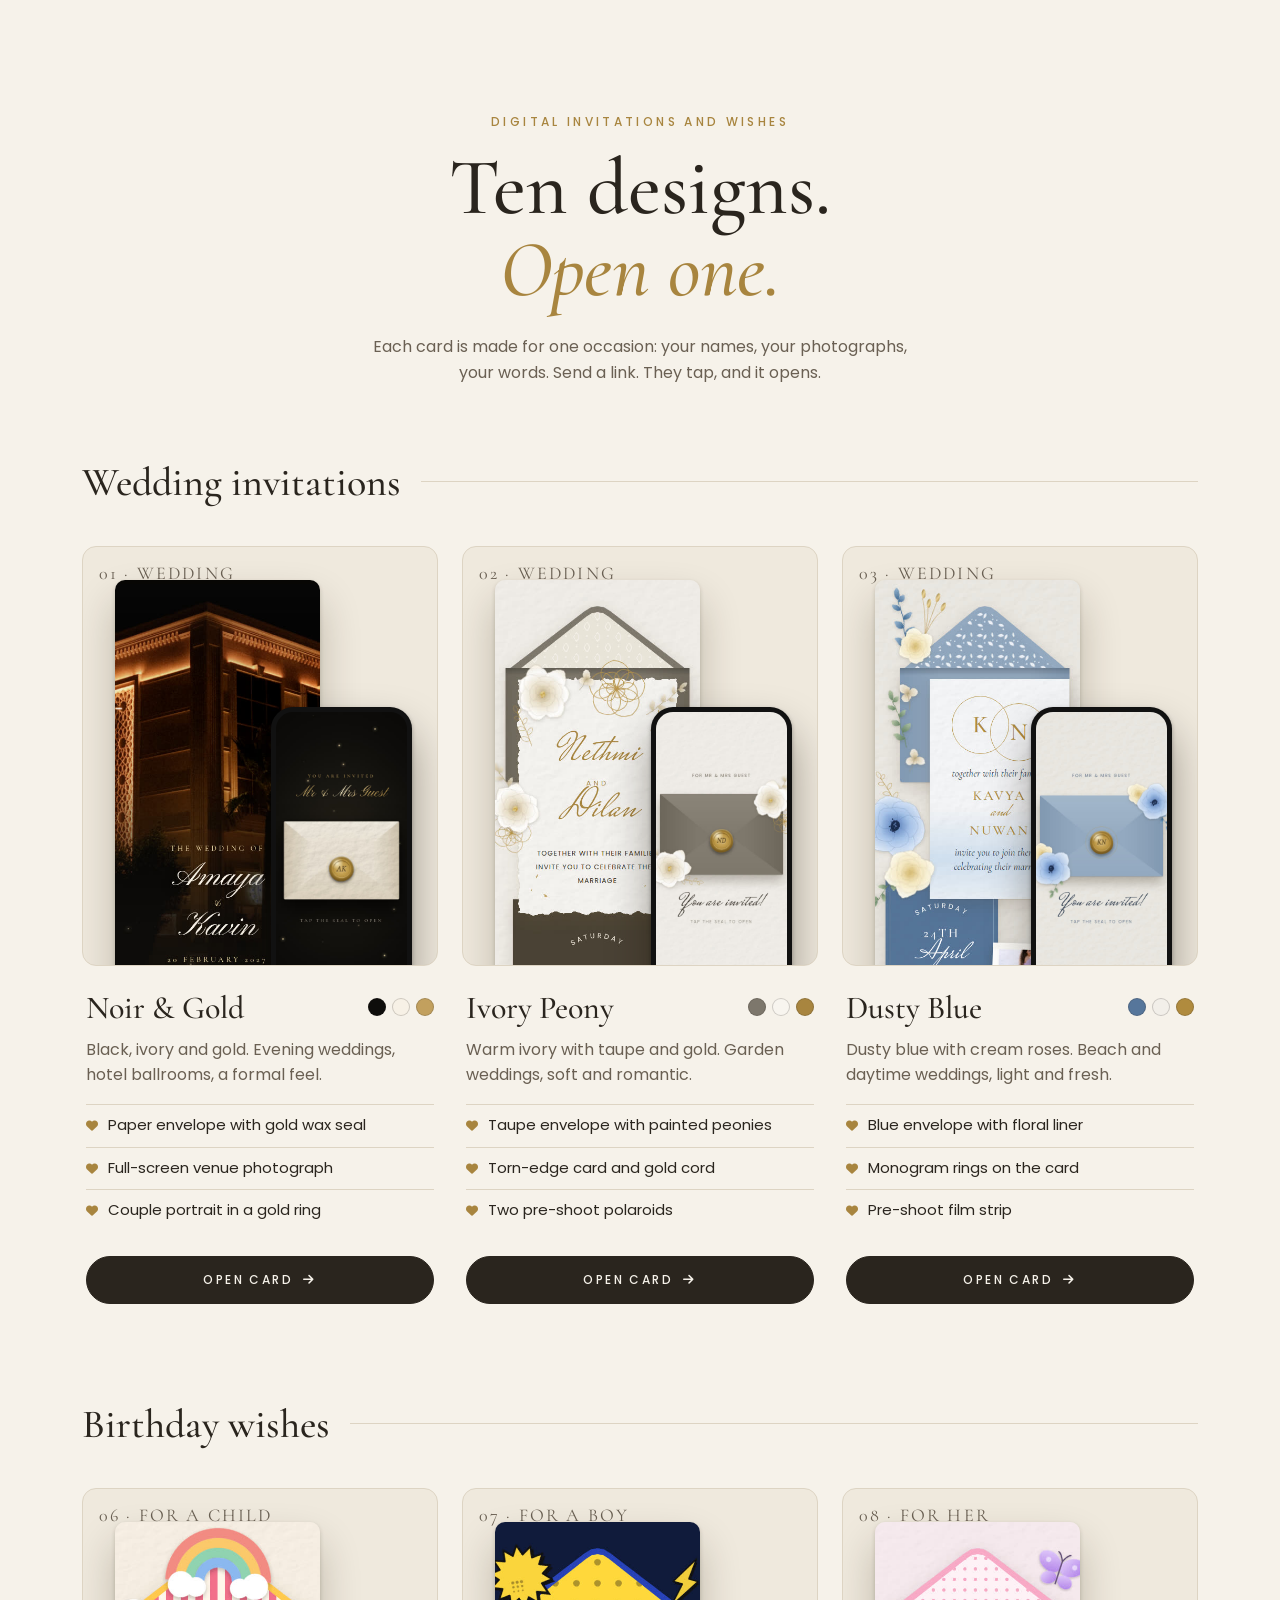
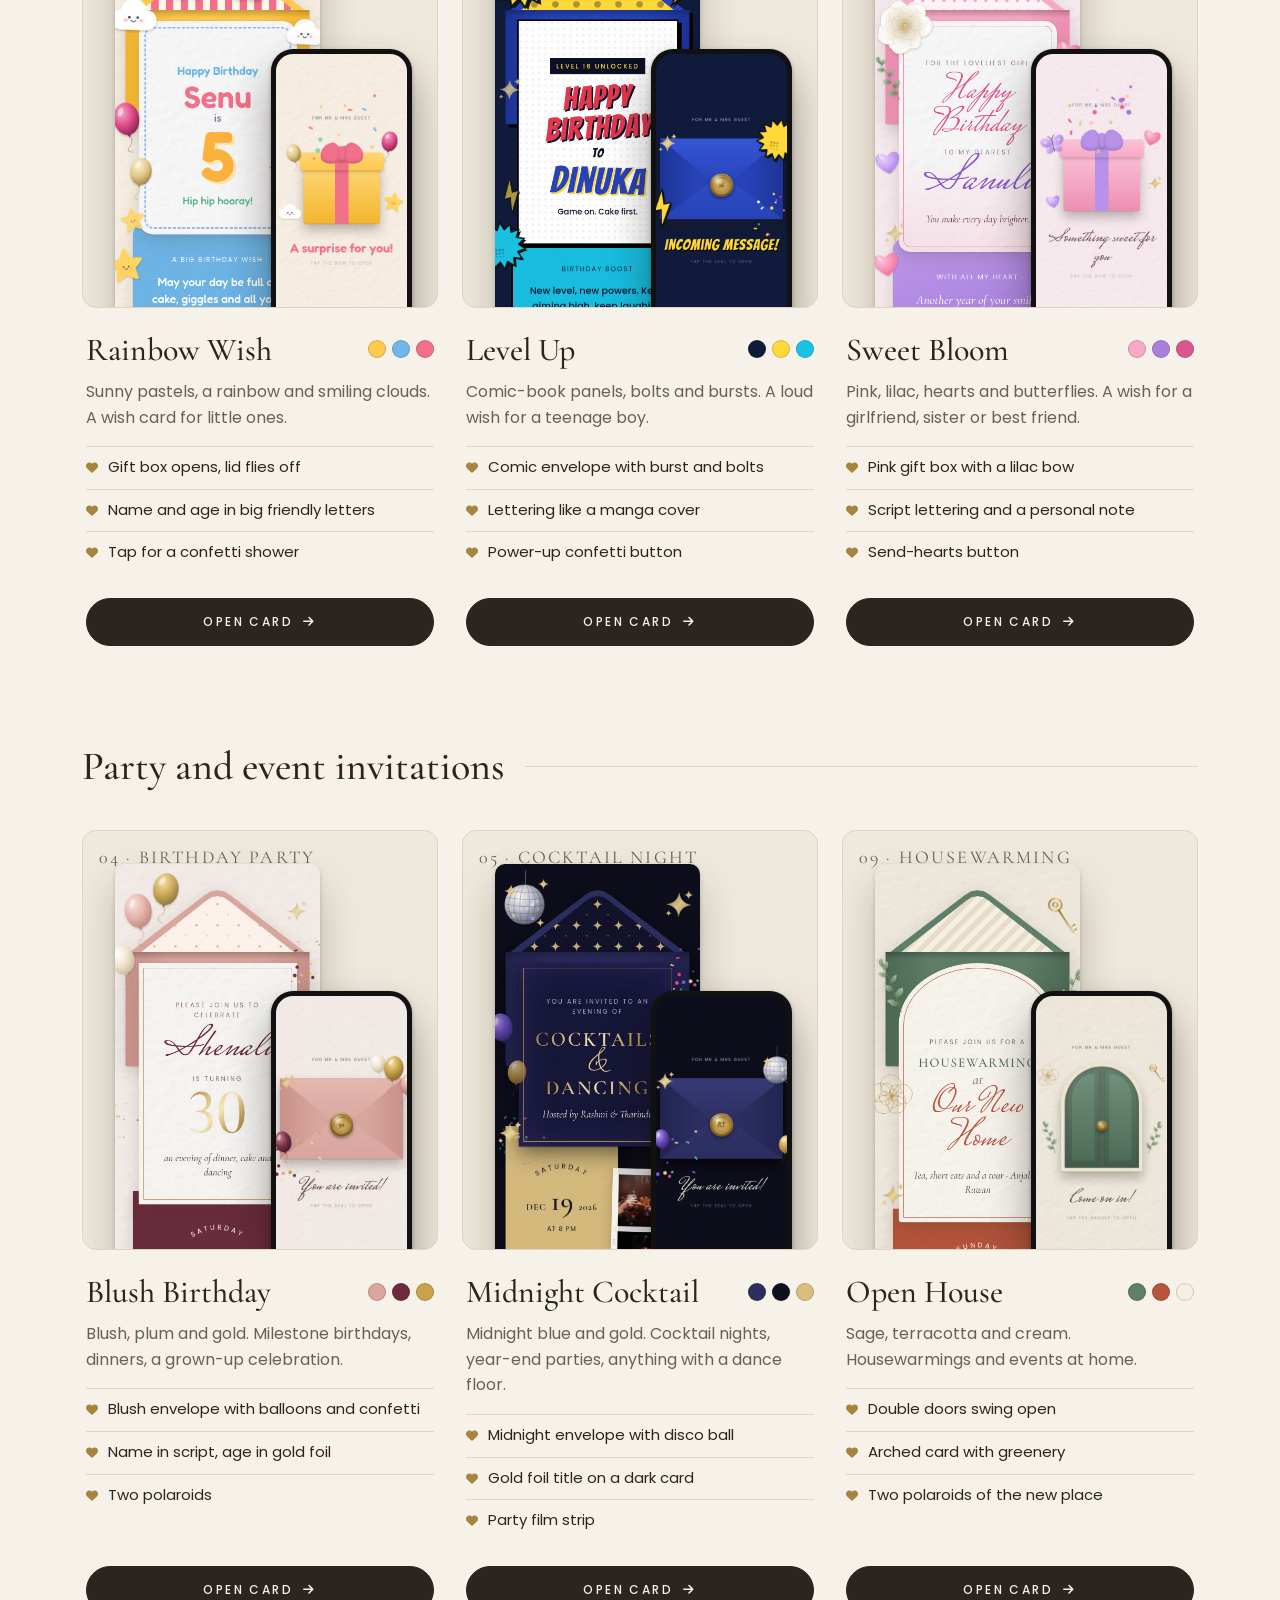
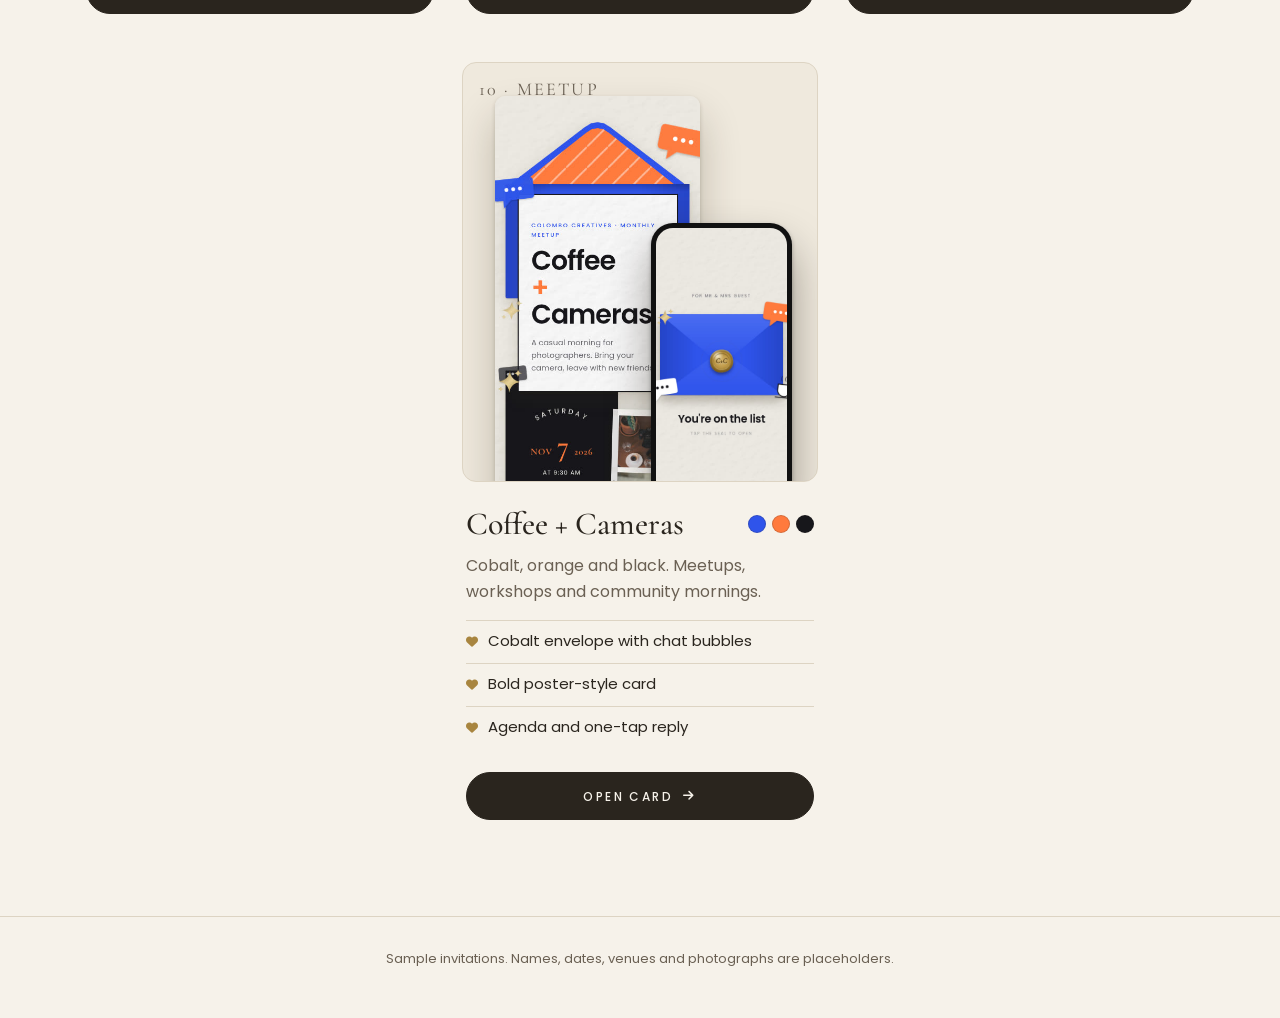
<file: index.html>
<!DOCTYPE html>
<html lang="en">
<head>
  <meta charset="utf-8">
  <meta name="viewport" content="width=device-width, initial-scale=1">
  <meta name="robots" content="noindex, nofollow">
  <meta name="theme-color" content="#F6F2EA">
  <title>Digital Invitations & Wishes — Designs</title>
  <meta name="description" content="Animated digital invitations and wish cards for weddings, birthdays, parties and events. Choose a design and open it.">
  <link rel="icon" href="data:,">

  <link rel="preconnect" href="https://fonts.googleapis.com">
  <link rel="preconnect" href="https://fonts.gstatic.com" crossorigin>
  <link href="https://fonts.googleapis.com/css2?family=Cormorant+Garamond:ital,wght@0,400;0,500;1,400&family=Poppins:wght@400;500&display=swap" rel="stylesheet">
  <link href="https://cdn.jsdelivr.net/npm/bootstrap@5.3.3/dist/css/bootstrap.min.css" rel="stylesheet">
  <link href="https://cdnjs.cloudflare.com/ajax/libs/font-awesome/6.5.2/css/all.min.css" rel="stylesheet">
  <link href="board/board.css" rel="stylesheet">
</head>
<body>

  <header class="top">
    <div class="container">
      <p class="eyebrow">Digital invitations and wishes</p>
      <h1 class="top__title">Ten designs.<br><em>Open one.</em></h1>
      <p class="top__lead">Each card is made for one occasion: your names, your photographs, your words. Send a link. They tap, and it opens.</p>
    </div>
  </header>

  <main class="container">
    <div id="board"></div>
  </main>

  <footer class="foot">
    <div class="container">
      <p>Sample invitations. Names, dates, venues and photographs are placeholders.</p>
    </div>
  </footer>

  <script src="board/data.js"></script>
  <script src="board/board.js"></script>
</body>
</html>
</file>
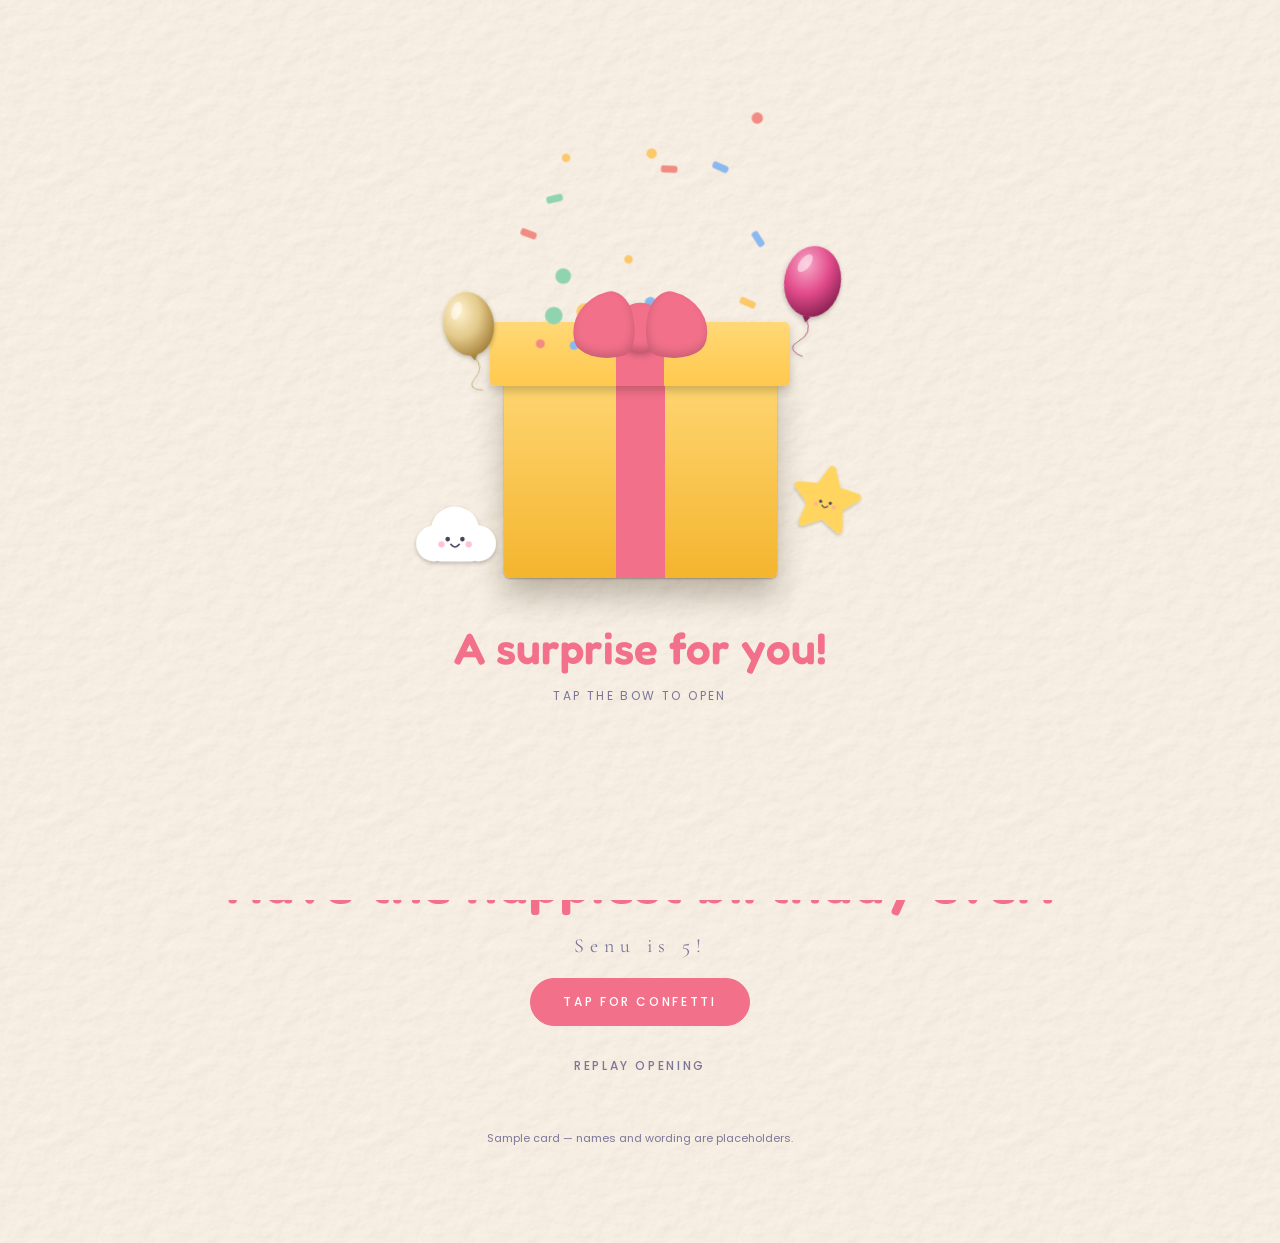
<file: demo/card-06/index.html>
<!DOCTYPE html>
<html lang="en">
<head>
  <meta charset="utf-8">
  <meta name="viewport" content="width=device-width, initial-scale=1, viewport-fit=cover">
  <meta name="robots" content="noindex, nofollow">
  <meta name="theme-color" content="#FFF7EA">
  <title>A card for you</title>
  <meta name="description" content="Open your card.">
  <meta property="og:title" content="A card for you">
  <meta property="og:description" content="Tap to open your card.">
  <meta property="og:type" content="website">
  <link rel="icon" href="data:,">

  <link rel="preconnect" href="https://fonts.googleapis.com">
  <link rel="preconnect" href="https://fonts.gstatic.com" crossorigin>
  <link rel="preconnect" href="https://images.pexels.com">
  <link href="https://fonts.googleapis.com/css2?family=Cormorant+Garamond:ital,wght@0,400;0,500;0,600;1,400;1,500&family=Mrs+Saint+Delafield&family=Poppins:wght@400;500;600&family=Fredoka:wght@500;600&display=swap" rel="stylesheet">
  <link href="https://cdn.jsdelivr.net/npm/bootstrap@5.3.3/dist/css/bootstrap.min.css" rel="stylesheet">
  <link href="https://cdnjs.cloudflare.com/ajax/libs/font-awesome/6.5.2/css/all.min.css" rel="stylesheet">
  <link href="../shared/collage.css" rel="stylesheet">
</head>
<body class="theme-kid is-sealed">

  <!-- filter for the torn card edge -->
  <svg class="defs" aria-hidden="true" focusable="false">
    <defs>
      <filter id="torn" x="-6%" y="-6%" width="112%" height="112%">
        <feTurbulence type="fractalNoise" baseFrequency=".05" numOctaves="4" seed="8" result="n"/>
        <feDisplacementMap in="SourceGraphic" in2="n" scale="13" xChannelSelector="R" yChannelSelector="G"/>
      </filter>
    </defs>
  </svg>

  <!-- ============ Opening stage: sealed envelope ============ -->
  <div class="stage" id="stage">
    <p class="stage__guest caps" id="stageGuest"></p>
    <div class="cenv" id="env">
      <div class="cenv__body"></div>
      <div class="cenv__flap" aria-hidden="true"></div>
      <button class="wax" id="openBtn" type="button" aria-label="Open the invitation"><span data-bind="initials"></span></button>
      <div class="zone" id="zoneStage" aria-hidden="true"></div>
    </div>
    <p class="stage__script">You are invited!</p>
    <p class="stage__hint caps">Tap the seal to open</p>
  </div>

  <!-- ============ Invitation ============ -->
  <main class="page" id="invite">

    <section class="collage">
      <div class="col cola">
        <div class="oenv" aria-hidden="true">
          <div class="oenv__flap"></div>
          <div class="oenv__body"></div>
        </div>
        <article class="icard">
          <div class="icard__paper" aria-hidden="true"></div>
          <div class="icard__inner">
            <div class="icard__mono" aria-hidden="true"><b data-bind="initialA"></b><b data-bind="initialB"></b></div>
            <h1 class="icard__names">
              <span data-bind="first"></span>
              <span class="icard__and" data-bind="and"></span>
              <span data-bind="second"></span>
            </h1>
            <p class="icard__hosts" data-bind="hosts"></p>
            <p class="icard__request" data-bind="request"></p>
          </div>
        </article>
        <div class="zone" id="zoneA" aria-hidden="true"></div>
      </div>

      <div class="col colb">
        <article class="dcard">
          <svg class="dcard__arc" viewBox="0 0 190 52" aria-hidden="true">
            <path id="arcPath" d="M22 50A86 86 0 0 1 168 50" fill="none"/>
            <text><textPath href="#arcPath" startOffset="50%" text-anchor="middle" data-bind="weekday"></textPath></text>
          </svg>
          <p class="visually-hidden" data-bind="weekday"></p>
          <p class="dcard__date">
            <span class="dcard__month" data-bind="month"></span>
            <span class="dcard__day" data-bind="day"></span>
            <span class="dcard__dayord" data-bind="dayOrd"></span>
            <span class="dcard__month-script" data-bind="monthLong"></span>
            <span class="dcard__year" data-bind="year"></span>
          </p>
          <p class="dcard__time caps" data-bind="startTime"></p>
          <p class="dcard__venue caps"><span data-bind="venueName"></span><br><span data-bind="venueAddress"></span></p>
          <p class="dcard__note caps" data-bind="note"></p>
          <div class="dcard__cord" aria-hidden="true"><i></i><i></i><i></i><b></b></div>
        </article>
        <div class="photos" id="photos"></div>
        <div class="hearts" aria-hidden="true">
          <i class="fa-solid fa-heart heartfloat" style="--x:10%;--s:.8;--dl:1s"></i>
          <i class="fa-solid fa-heart heartfloat" style="--x:48%;--s:.6;--dl:2.6s"></i>
          <i class="fa-solid fa-heart heartfloat" style="--x:86%;--s:.9;--dl:4s"></i>
        </div>
        <div class="zone" id="zoneB" aria-hidden="true"></div>
      </div>
    </section>

    <section class="sec" id="countdown" aria-labelledby="cdTitle">
      <h2 class="title reveal" id="cdTitle">Counting the days</h2>
      <div class="countdown reveal" role="timer" aria-live="off">
        <div class="countdown__cell"><span class="countdown__num" data-cd="days">0</span><span class="countdown__label">Days</span></div>
        <div class="countdown__cell"><span class="countdown__num" data-cd="hours">0</span><span class="countdown__label">Hours</span></div>
        <div class="countdown__cell"><span class="countdown__num" data-cd="minutes">0</span><span class="countdown__label">Minutes</span></div>
        <div class="countdown__cell"><span class="countdown__num" data-cd="seconds">0</span><span class="countdown__label">Seconds</span></div>
      </div>
    </section>

    <section class="sec" id="schedule" aria-labelledby="schTitle">
      <div class="ornament reveal" aria-hidden="true"></div>
      <h2 class="title reveal" id="schTitle">Order of the day</h2>
      <ol class="events" id="timeline"></ol>
    </section>

    <section class="sec" id="venue" aria-labelledby="venTitle">
      <div class="ornament reveal" aria-hidden="true"></div>
      <h2 class="title reveal" id="venTitle">The venue</h2>
      <h3 class="venue__name reveal" data-bind="venueName"></h3>
      <p class="venue__text reveal" data-bind="venueAddress"></p>
      <p class="venue__meta reveal"><span class="caps">Dress code</span><br><span data-bind="dressCode"></span></p>
      <div class="btnrow reveal">
        <a class="btn-inv btn-inv--primary" id="mapBtn" target="_blank" rel="noopener">Get directions</a>
        <a class="btn-inv btn-inv--outline" id="calBtn" target="_blank" rel="noopener">Add to calendar</a>
      </div>
    </section>

    <section class="band" id="rsvp" aria-labelledby="rsvpTitle">
      <div class="band__panel reveal">
        <h2 class="title" id="rsvpTitle">Will you join us?</h2>
        <p class="lead">Kindly reply by <span data-bind="rsvpBy"></span></p>
        <div class="btnrow">
          <a class="btn-inv btn-inv--primary" id="yesBtn" target="_blank" rel="noopener">Joyfully accept</a>
          <a class="btn-inv btn-inv--outline" id="noBtn" target="_blank" rel="noopener">Regretfully decline</a>
        </div>
      </div>
    </section>

    <footer class="closing">
      <p class="closing__script reveal" data-bind="closing"></p>
      <p class="closing__mono reveal" data-bind="monogram"></p>
      <button class="btn-inv btn-inv--ghost reveal" id="replayBtn" type="button">Replay opening</button>
      <p class="closing__note">Sample card — names and wording are placeholders.</p>
    </footer>
  </main>

  <script src="assets/data.js"></script>
  <script src="../shared/collage.js"></script>
</body>
</html>
</file>
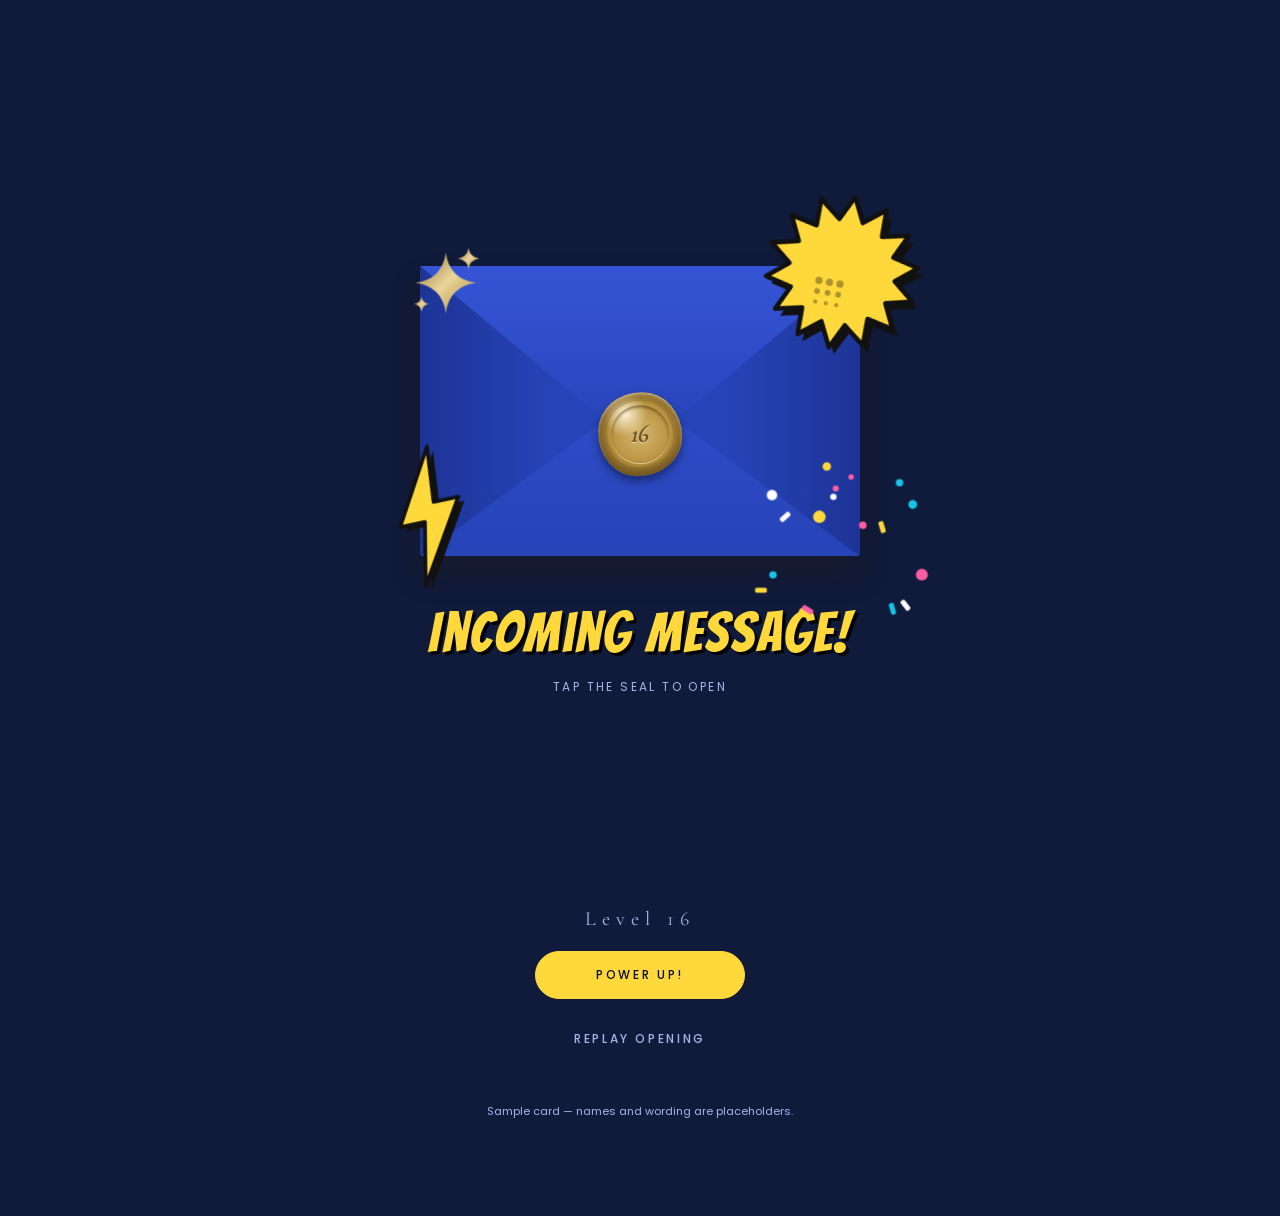
<file: demo/card-07/index.html>
<!DOCTYPE html>
<html lang="en">
<head>
  <meta charset="utf-8">
  <meta name="viewport" content="width=device-width, initial-scale=1, viewport-fit=cover">
  <meta name="robots" content="noindex, nofollow">
  <meta name="theme-color" content="#101A3A">
  <title>A card for you</title>
  <meta name="description" content="Open your card.">
  <meta property="og:title" content="A card for you">
  <meta property="og:description" content="Tap to open your card.">
  <meta property="og:type" content="website">
  <link rel="icon" href="data:,">

  <link rel="preconnect" href="https://fonts.googleapis.com">
  <link rel="preconnect" href="https://fonts.gstatic.com" crossorigin>
  <link rel="preconnect" href="https://images.pexels.com">
  <link href="https://fonts.googleapis.com/css2?family=Cormorant+Garamond:ital,wght@0,400;0,500;0,600;1,400;1,500&family=Mrs+Saint+Delafield&family=Poppins:wght@400;500;600&family=Bangers&display=swap" rel="stylesheet">
  <link href="https://cdn.jsdelivr.net/npm/bootstrap@5.3.3/dist/css/bootstrap.min.css" rel="stylesheet">
  <link href="https://cdnjs.cloudflare.com/ajax/libs/font-awesome/6.5.2/css/all.min.css" rel="stylesheet">
  <link href="../shared/collage.css" rel="stylesheet">
</head>
<body class="theme-comic is-sealed">

  <!-- filter for the torn card edge -->
  <svg class="defs" aria-hidden="true" focusable="false">
    <defs>
      <filter id="torn" x="-6%" y="-6%" width="112%" height="112%">
        <feTurbulence type="fractalNoise" baseFrequency=".05" numOctaves="4" seed="8" result="n"/>
        <feDisplacementMap in="SourceGraphic" in2="n" scale="13" xChannelSelector="R" yChannelSelector="G"/>
      </filter>
    </defs>
  </svg>

  <!-- ============ Opening stage: sealed envelope ============ -->
  <div class="stage" id="stage">
    <p class="stage__guest caps" id="stageGuest"></p>
    <div class="cenv" id="env">
      <div class="cenv__body"></div>
      <div class="cenv__flap" aria-hidden="true"></div>
      <button class="wax" id="openBtn" type="button" aria-label="Open the invitation"><span data-bind="initials"></span></button>
      <div class="zone" id="zoneStage" aria-hidden="true"></div>
    </div>
    <p class="stage__script">You are invited!</p>
    <p class="stage__hint caps">Tap the seal to open</p>
  </div>

  <!-- ============ Invitation ============ -->
  <main class="page" id="invite">

    <section class="collage">
      <div class="col cola">
        <div class="oenv" aria-hidden="true">
          <div class="oenv__flap"></div>
          <div class="oenv__body"></div>
        </div>
        <article class="icard">
          <div class="icard__paper" aria-hidden="true"></div>
          <div class="icard__inner">
            <div class="icard__mono" aria-hidden="true"><b data-bind="initialA"></b><b data-bind="initialB"></b></div>
            <h1 class="icard__names">
              <span data-bind="first"></span>
              <span class="icard__and" data-bind="and"></span>
              <span data-bind="second"></span>
            </h1>
            <p class="icard__hosts" data-bind="hosts"></p>
            <p class="icard__request" data-bind="request"></p>
          </div>
        </article>
        <div class="zone" id="zoneA" aria-hidden="true"></div>
      </div>

      <div class="col colb">
        <article class="dcard">
          <svg class="dcard__arc" viewBox="0 0 190 52" aria-hidden="true">
            <path id="arcPath" d="M22 50A86 86 0 0 1 168 50" fill="none"/>
            <text><textPath href="#arcPath" startOffset="50%" text-anchor="middle" data-bind="weekday"></textPath></text>
          </svg>
          <p class="visually-hidden" data-bind="weekday"></p>
          <p class="dcard__date">
            <span class="dcard__month" data-bind="month"></span>
            <span class="dcard__day" data-bind="day"></span>
            <span class="dcard__dayord" data-bind="dayOrd"></span>
            <span class="dcard__month-script" data-bind="monthLong"></span>
            <span class="dcard__year" data-bind="year"></span>
          </p>
          <p class="dcard__time caps" data-bind="startTime"></p>
          <p class="dcard__venue caps"><span data-bind="venueName"></span><br><span data-bind="venueAddress"></span></p>
          <p class="dcard__note caps" data-bind="note"></p>
          <div class="dcard__cord" aria-hidden="true"><i></i><i></i><i></i><b></b></div>
        </article>
        <div class="photos" id="photos"></div>
        <div class="hearts" aria-hidden="true">
          <i class="fa-solid fa-heart heartfloat" style="--x:10%;--s:.8;--dl:1s"></i>
          <i class="fa-solid fa-heart heartfloat" style="--x:48%;--s:.6;--dl:2.6s"></i>
          <i class="fa-solid fa-heart heartfloat" style="--x:86%;--s:.9;--dl:4s"></i>
        </div>
        <div class="zone" id="zoneB" aria-hidden="true"></div>
      </div>
    </section>

    <section class="sec" id="countdown" aria-labelledby="cdTitle">
      <h2 class="title reveal" id="cdTitle">Counting the days</h2>
      <div class="countdown reveal" role="timer" aria-live="off">
        <div class="countdown__cell"><span class="countdown__num" data-cd="days">0</span><span class="countdown__label">Days</span></div>
        <div class="countdown__cell"><span class="countdown__num" data-cd="hours">0</span><span class="countdown__label">Hours</span></div>
        <div class="countdown__cell"><span class="countdown__num" data-cd="minutes">0</span><span class="countdown__label">Minutes</span></div>
        <div class="countdown__cell"><span class="countdown__num" data-cd="seconds">0</span><span class="countdown__label">Seconds</span></div>
      </div>
    </section>

    <section class="sec" id="schedule" aria-labelledby="schTitle">
      <div class="ornament reveal" aria-hidden="true"></div>
      <h2 class="title reveal" id="schTitle">Order of the day</h2>
      <ol class="events" id="timeline"></ol>
    </section>

    <section class="sec" id="venue" aria-labelledby="venTitle">
      <div class="ornament reveal" aria-hidden="true"></div>
      <h2 class="title reveal" id="venTitle">The venue</h2>
      <h3 class="venue__name reveal" data-bind="venueName"></h3>
      <p class="venue__text reveal" data-bind="venueAddress"></p>
      <p class="venue__meta reveal"><span class="caps">Dress code</span><br><span data-bind="dressCode"></span></p>
      <div class="btnrow reveal">
        <a class="btn-inv btn-inv--primary" id="mapBtn" target="_blank" rel="noopener">Get directions</a>
        <a class="btn-inv btn-inv--outline" id="calBtn" target="_blank" rel="noopener">Add to calendar</a>
      </div>
    </section>

    <section class="band" id="rsvp" aria-labelledby="rsvpTitle">
      <div class="band__panel reveal">
        <h2 class="title" id="rsvpTitle">Will you join us?</h2>
        <p class="lead">Kindly reply by <span data-bind="rsvpBy"></span></p>
        <div class="btnrow">
          <a class="btn-inv btn-inv--primary" id="yesBtn" target="_blank" rel="noopener">Joyfully accept</a>
          <a class="btn-inv btn-inv--outline" id="noBtn" target="_blank" rel="noopener">Regretfully decline</a>
        </div>
      </div>
    </section>

    <footer class="closing">
      <p class="closing__script reveal" data-bind="closing"></p>
      <p class="closing__mono reveal" data-bind="monogram"></p>
      <button class="btn-inv btn-inv--ghost reveal" id="replayBtn" type="button">Replay opening</button>
      <p class="closing__note">Sample card — names and wording are placeholders.</p>
    </footer>
  </main>

  <script src="assets/data.js"></script>
  <script src="../shared/collage.js"></script>
</body>
</html>
</file>
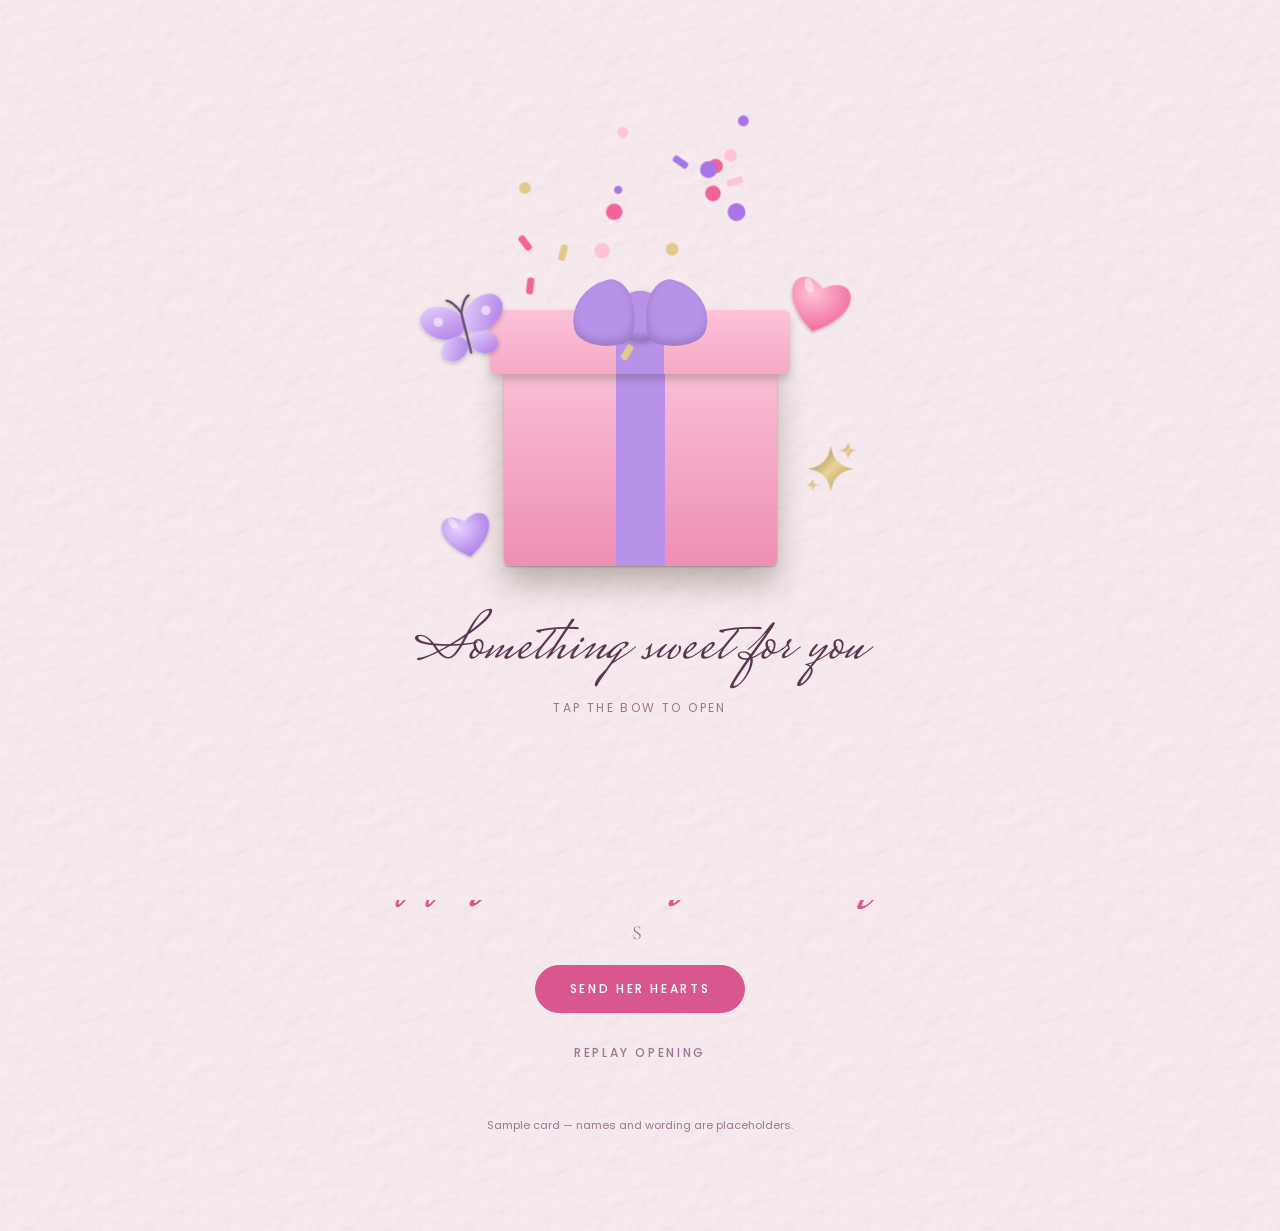
<file: demo/card-08/index.html>
<!DOCTYPE html>
<html lang="en">
<head>
  <meta charset="utf-8">
  <meta name="viewport" content="width=device-width, initial-scale=1, viewport-fit=cover">
  <meta name="robots" content="noindex, nofollow">
  <meta name="theme-color" content="#FFF2F7">
  <title>A card for you</title>
  <meta name="description" content="Open your card.">
  <meta property="og:title" content="A card for you">
  <meta property="og:description" content="Tap to open your card.">
  <meta property="og:type" content="website">
  <link rel="icon" href="data:,">

  <link rel="preconnect" href="https://fonts.googleapis.com">
  <link rel="preconnect" href="https://fonts.gstatic.com" crossorigin>
  <link rel="preconnect" href="https://images.pexels.com">
  <link href="https://fonts.googleapis.com/css2?family=Cormorant+Garamond:ital,wght@0,400;0,500;0,600;1,400;1,500&family=Mrs+Saint+Delafield&family=Poppins:wght@400;500;600&display=swap" rel="stylesheet">
  <link href="https://cdn.jsdelivr.net/npm/bootstrap@5.3.3/dist/css/bootstrap.min.css" rel="stylesheet">
  <link href="https://cdnjs.cloudflare.com/ajax/libs/font-awesome/6.5.2/css/all.min.css" rel="stylesheet">
  <link href="../shared/collage.css" rel="stylesheet">
</head>
<body class="theme-sweet is-sealed">

  <!-- filter for the torn card edge -->
  <svg class="defs" aria-hidden="true" focusable="false">
    <defs>
      <filter id="torn" x="-6%" y="-6%" width="112%" height="112%">
        <feTurbulence type="fractalNoise" baseFrequency=".05" numOctaves="4" seed="8" result="n"/>
        <feDisplacementMap in="SourceGraphic" in2="n" scale="13" xChannelSelector="R" yChannelSelector="G"/>
      </filter>
    </defs>
  </svg>

  <!-- ============ Opening stage: sealed envelope ============ -->
  <div class="stage" id="stage">
    <p class="stage__guest caps" id="stageGuest"></p>
    <div class="cenv" id="env">
      <div class="cenv__body"></div>
      <div class="cenv__flap" aria-hidden="true"></div>
      <button class="wax" id="openBtn" type="button" aria-label="Open the invitation"><span data-bind="initials"></span></button>
      <div class="zone" id="zoneStage" aria-hidden="true"></div>
    </div>
    <p class="stage__script">You are invited!</p>
    <p class="stage__hint caps">Tap the seal to open</p>
  </div>

  <!-- ============ Invitation ============ -->
  <main class="page" id="invite">

    <section class="collage">
      <div class="col cola">
        <div class="oenv" aria-hidden="true">
          <div class="oenv__flap"></div>
          <div class="oenv__body"></div>
        </div>
        <article class="icard">
          <div class="icard__paper" aria-hidden="true"></div>
          <div class="icard__inner">
            <div class="icard__mono" aria-hidden="true"><b data-bind="initialA"></b><b data-bind="initialB"></b></div>
            <h1 class="icard__names">
              <span data-bind="first"></span>
              <span class="icard__and" data-bind="and"></span>
              <span data-bind="second"></span>
            </h1>
            <p class="icard__hosts" data-bind="hosts"></p>
            <p class="icard__request" data-bind="request"></p>
          </div>
        </article>
        <div class="zone" id="zoneA" aria-hidden="true"></div>
      </div>

      <div class="col colb">
        <article class="dcard">
          <svg class="dcard__arc" viewBox="0 0 190 52" aria-hidden="true">
            <path id="arcPath" d="M22 50A86 86 0 0 1 168 50" fill="none"/>
            <text><textPath href="#arcPath" startOffset="50%" text-anchor="middle" data-bind="weekday"></textPath></text>
          </svg>
          <p class="visually-hidden" data-bind="weekday"></p>
          <p class="dcard__date">
            <span class="dcard__month" data-bind="month"></span>
            <span class="dcard__day" data-bind="day"></span>
            <span class="dcard__dayord" data-bind="dayOrd"></span>
            <span class="dcard__month-script" data-bind="monthLong"></span>
            <span class="dcard__year" data-bind="year"></span>
          </p>
          <p class="dcard__time caps" data-bind="startTime"></p>
          <p class="dcard__venue caps"><span data-bind="venueName"></span><br><span data-bind="venueAddress"></span></p>
          <p class="dcard__note caps" data-bind="note"></p>
          <div class="dcard__cord" aria-hidden="true"><i></i><i></i><i></i><b></b></div>
        </article>
        <div class="photos" id="photos"></div>
        <div class="hearts" aria-hidden="true">
          <i class="fa-solid fa-heart heartfloat" style="--x:10%;--s:.8;--dl:1s"></i>
          <i class="fa-solid fa-heart heartfloat" style="--x:48%;--s:.6;--dl:2.6s"></i>
          <i class="fa-solid fa-heart heartfloat" style="--x:86%;--s:.9;--dl:4s"></i>
        </div>
        <div class="zone" id="zoneB" aria-hidden="true"></div>
      </div>
    </section>

    <section class="sec" id="countdown" aria-labelledby="cdTitle">
      <h2 class="title reveal" id="cdTitle">Counting the days</h2>
      <div class="countdown reveal" role="timer" aria-live="off">
        <div class="countdown__cell"><span class="countdown__num" data-cd="days">0</span><span class="countdown__label">Days</span></div>
        <div class="countdown__cell"><span class="countdown__num" data-cd="hours">0</span><span class="countdown__label">Hours</span></div>
        <div class="countdown__cell"><span class="countdown__num" data-cd="minutes">0</span><span class="countdown__label">Minutes</span></div>
        <div class="countdown__cell"><span class="countdown__num" data-cd="seconds">0</span><span class="countdown__label">Seconds</span></div>
      </div>
    </section>

    <section class="sec" id="schedule" aria-labelledby="schTitle">
      <div class="ornament reveal" aria-hidden="true"></div>
      <h2 class="title reveal" id="schTitle">Order of the day</h2>
      <ol class="events" id="timeline"></ol>
    </section>

    <section class="sec" id="venue" aria-labelledby="venTitle">
      <div class="ornament reveal" aria-hidden="true"></div>
      <h2 class="title reveal" id="venTitle">The venue</h2>
      <h3 class="venue__name reveal" data-bind="venueName"></h3>
      <p class="venue__text reveal" data-bind="venueAddress"></p>
      <p class="venue__meta reveal"><span class="caps">Dress code</span><br><span data-bind="dressCode"></span></p>
      <div class="btnrow reveal">
        <a class="btn-inv btn-inv--primary" id="mapBtn" target="_blank" rel="noopener">Get directions</a>
        <a class="btn-inv btn-inv--outline" id="calBtn" target="_blank" rel="noopener">Add to calendar</a>
      </div>
    </section>

    <section class="band" id="rsvp" aria-labelledby="rsvpTitle">
      <div class="band__panel reveal">
        <h2 class="title" id="rsvpTitle">Will you join us?</h2>
        <p class="lead">Kindly reply by <span data-bind="rsvpBy"></span></p>
        <div class="btnrow">
          <a class="btn-inv btn-inv--primary" id="yesBtn" target="_blank" rel="noopener">Joyfully accept</a>
          <a class="btn-inv btn-inv--outline" id="noBtn" target="_blank" rel="noopener">Regretfully decline</a>
        </div>
      </div>
    </section>

    <footer class="closing">
      <p class="closing__script reveal" data-bind="closing"></p>
      <p class="closing__mono reveal" data-bind="monogram"></p>
      <button class="btn-inv btn-inv--ghost reveal" id="replayBtn" type="button">Replay opening</button>
      <p class="closing__note">Sample card — names and wording are placeholders.</p>
    </footer>
  </main>

  <script src="assets/data.js"></script>
  <script src="../shared/collage.js"></script>
</body>
</html>
</file>
<file: board/board.css>
/* Showcase board
   Colour: paper #F6F2EA, ink #2A251E, soft ink #6A6053, gold #A8853F, line #DDD4C3
   Type: Cormorant Garamond (display), Poppins (UI) · Spacing: 4px base · Radius: 14px tiles, pill buttons */
:root {
  --paper: #F6F2EA;
  --paper-2: #EFE9DD;
  --ink: #2A251E;
  --ink-soft: #6A6053;
  --gold: #A8853F;
  --line: #DDD4C3;
  --font-serif: "Cormorant Garamond", Georgia, serif;
  --font-ui: "Poppins", system-ui, sans-serif;
  --ease: cubic-bezier(.22, .8, .24, 1);
}

body { background: var(--paper); color: var(--ink); font-family: var(--font-ui); font-size: 1rem; line-height: 1.6; -webkit-font-smoothing: antialiased; }
:focus-visible { outline: 2px solid var(--gold); outline-offset: 3px; }

.eyebrow { font-size: .75rem; font-weight: 500; letter-spacing: .28em; text-transform: uppercase; color: var(--gold); margin: 0 0 16px; }
.top { padding: 72px 0 48px; text-align: center; }
.top__title { font-family: var(--font-serif); font-weight: 500; font-size: clamp(2.75rem, 9vw, 5rem); line-height: 1.02; margin: 0; }
.top__title em { color: var(--gold); }
.top__lead { max-width: 34em; margin: 24px auto 0; color: var(--ink-soft); }

/* group */
.group + .group { margin-top: 96px; }
.group__title { display: flex; align-items: center; gap: 20px; margin: 0 0 40px; font-family: var(--font-serif); font-weight: 500; font-size: clamp(1.75rem, 5vw, 2.5rem); }
.group__title::after { content: ""; flex: 1; height: 1px; background: var(--line); }

/* tile */
.tile { display: flex; flex-direction: column; height: 100%; opacity: 0; transform: translateY(28px); transition: opacity .9s ease var(--d, 0s), transform .9s var(--ease) var(--d, 0s); }
.tile.is-in { opacity: 1; transform: none; }

.tile__stage {
  position: relative; display: block; aspect-ratio: 1 / 1.18; border-radius: 14px; overflow: hidden;
  background: var(--paper-2); border: 1px solid var(--line); text-decoration: none;
}
.tile__open {
  position: absolute; left: 9%; top: 8%; width: 58%; aspect-ratio: 390 / 780; object-fit: cover; object-position: top;
  border-radius: 10px; box-shadow: 0 2px 4px rgba(40, 30, 10, .18), 0 22px 40px rgba(40, 30, 10, .24);
  transition: transform .8s var(--ease);
}
.tile__phone {
  position: absolute; right: 7%; bottom: -6%; width: 40%; aspect-ratio: 390 / 780; padding: 5px;
  border-radius: 22px; background: #111; box-shadow: 0 2px 4px rgba(0, 0, 0, .3), 0 24px 44px rgba(20, 14, 4, .38);
  transition: transform .8s var(--ease);
}
.tile__phone img { display: block; width: 100%; height: 100%; object-fit: cover; border-radius: 17px; }
.tile__no { position: absolute; left: 16px; top: 12px; font-family: var(--font-serif); font-size: 1.125rem; letter-spacing: .12em; color: var(--ink-soft); text-transform: uppercase; }
.tile__stage:hover .tile__open, .tile__stage:focus-visible .tile__open { transform: translateY(-10px); }
.tile__stage:hover .tile__phone, .tile__stage:focus-visible .tile__phone { transform: translateY(-18px) rotate(-3deg); }

.tile__body { display: flex; flex-direction: column; flex: 1; padding: 24px 4px 0; }
.tile__head { display: flex; align-items: center; justify-content: space-between; gap: 16px; }
.tile__name { font-family: var(--font-serif); font-weight: 500; font-size: 2rem; line-height: 1.1; margin: 0; }
.tile__swatches { display: flex; gap: 6px; }
.tile__swatches span { width: 18px; height: 18px; border-radius: 50%; border: 1px solid rgba(42, 37, 30, .2); }
.tile__mood { margin: 12px 0 0; color: var(--ink-soft); }
.tile__points { list-style: none; margin: 16px 0 24px; padding: 0; font-size: .9375rem; }
.tile__points li { display: flex; gap: 10px; padding: 8px 0; border-top: 1px solid var(--line); }
.tile__points i { color: var(--gold); font-size: .75rem; line-height: 1.6rem; }

/* buttons */
.btn-b {
  display: inline-flex; align-items: center; justify-content: center; gap: 10px;
  min-height: 48px; padding: 12px 28px; border: 1px solid var(--ink); border-radius: 999px;
  font-weight: 500; font-size: .75rem; letter-spacing: .2em; text-transform: uppercase; text-decoration: none;
  transition: background-color .25s, color .25s, transform .25s, box-shadow .25s;
}
.btn-b--primary { background: var(--ink); color: var(--paper); margin-top: auto; }
.btn-b--primary:hover { background: var(--gold); border-color: var(--gold); color: #fff; transform: translateY(-1px); box-shadow: 0 10px 20px rgba(40, 30, 10, .2); }
.btn-b--primary:active { transform: scale(.985); box-shadow: none; }
.btn-b i { transition: transform .25s; }
.btn-b:hover i { transform: translateX(4px); }

.foot { margin-top: 96px; padding: 32px 0 48px; border-top: 1px solid var(--line); text-align: center; font-size: .8125rem; color: var(--ink-soft); }
.foot p { margin: 0; }

@media (min-width: 992px) {
  .top { padding: 112px 0 72px; }
}
@media (prefers-reduced-motion: reduce) {
  *, *::before, *::after { transition: none !important; }
  .tile { opacity: 1; transform: none; }
}
</file>
<file: demo/shared/collage.css>
/* =========================================================
   Collage cards (Card 02, Card 03) — shared styles
   1. Tokens + themes  2. Base  3. Buttons  4. Stage (sealed envelope)
   5. Collage  6. Flora + photos  7. Sections  8. Motion  9. Desktop
   ========================================================= */

/* ---------- 1. Tokens + themes ---------- */
:root {
  --font-script: "Mrs Saint Delafield", cursive;
  --font-serif: "Cormorant Garamond", Georgia, serif;
  --font-ui: "Poppins", system-ui, sans-serif;

  --s-1: 4px;  --s-2: 8px;  --s-3: 12px; --s-4: 16px; --s-6: 24px;
  --s-8: 32px; --s-12: 48px; --s-16: 64px; --s-24: 96px;

  --W: min(calc(100vw - 40px), 430px);   /* collage column width */
  --ease: cubic-bezier(.22, .8, .24, 1);
  --ease-io: cubic-bezier(.65, 0, .35, 1);
  --gold: #B8944A;
  --gold-light: #E3CC93;
  --foil: linear-gradient(135deg, #8A6C30 0%, #D8BC7C 28%, #F6E7B8 50%, #C2A05E 72%, #8A6C30 100%);
  --paper-tex: url("data:image/svg+xml,%3Csvg xmlns='http://www.w3.org/2000/svg' width='320' height='320'%3E%3Cfilter id='p' x='0' y='0' width='100%25' height='100%25'%3E%3CfeTurbulence type='fractalNoise' baseFrequency='.05 .07' numOctaves='5' seed='3' stitchTiles='stitch'/%3E%3CfeDiffuseLighting lighting-color='%23fff' surfaceScale='.6' diffuseConstant='1'%3E%3CfeDistantLight azimuth='45' elevation='66'/%3E%3C/feDiffuseLighting%3E%3C/filter%3E%3Crect width='320' height='320' filter='url(%23p)'/%3E%3C/svg%3E");
  --shadow-paper: drop-shadow(0 1px 1px rgba(60, 45, 20, .18)) drop-shadow(0 10px 16px rgba(60, 45, 20, .16));
}

.theme-taupe {
  --bg: #F8F5EF;
  --band: #ECE7DC;
  --env: #7D776C;
  --env-dark: #6C665B;
  --env-light: #8A8479;
  --liner: #E9E4D8;
  --liner-pattern: url("data:image/svg+xml,%3Csvg xmlns='http://www.w3.org/2000/svg' width='36' height='36'%3E%3Cg fill='none' stroke='%23fff' stroke-opacity='.75' stroke-width='1'%3E%3Cpath d='M18 3c6 6 6 9 0 15c-6-6-6-9 0-15z'/%3E%3Cpath d='M0 21c6 6 6 9 0 15M36 21c-6 6-6 9 0 15'/%3E%3C/g%3E%3Ccircle cx='18' cy='27' r='1.4' fill='%23fff' fill-opacity='.8'/%3E%3Ccircle cx='0' cy='9' r='1.4' fill='%23fff' fill-opacity='.8'/%3E%3Ccircle cx='36' cy='9' r='1.4' fill='%23fff' fill-opacity='.8'/%3E%3C/svg%3E");
  --card: #FCFBF8;
  --dcard: #4B4335;
  --dcard-ink: #F4ECDD;
  --dcard-accent: #D2B26A;
  --ink: #3B352C;
  --ink-soft: #746B5D;
  --accent: #A8853F;
  --btn: #5E574C;
}

.theme-blue {
  --bg: #F2EFE9;
  --band: #9DB2C8;
  --env: #93A9BF;
  --env-dark: #8199B2;
  --env-light: #A3B7CB;
  --liner: #8FA6BD;
  --liner-pattern: url("data:image/svg+xml,%3Csvg xmlns='http://www.w3.org/2000/svg' width='52' height='52'%3E%3Cg fill='%23fff' fill-opacity='.82'%3E%3Cpath d='M6 12q9-9 16 0q-9 7-16 0z'/%3E%3Cpath d='M30 8q2 11-7 14q-2-10 7-14z'/%3E%3Cpath d='M32 32q9-9 16 0q-9 7-16 0z' transform='rotate(40 40 32)'/%3E%3Cpath d='M8 36q10-4 14 5q-10 4-14-5z'/%3E%3Cpath d='M44 4q6 6 2 12q-6-5-2-12z'/%3E%3Ccircle cx='26' cy='30' r='2'/%3E%3Ccircle cx='4' cy='26' r='1.6'/%3E%3Ccircle cx='46' cy='24' r='1.6'/%3E%3Ccircle cx='20' cy='48' r='2'/%3E%3C/g%3E%3C/svg%3E");
  --card: #FCFDFE;
  --dcard: #56769B;
  --dcard-ink: #FFFFFF;
  --dcard-accent: #FFFFFF;
  --ink: #2F3E50;
  --ink-soft: #62748A;
  --accent: #B08B3E;
  --btn: #3F6288;
}

.theme-blush {
  --bg: #FBF3EE;
  --band: #F1D8D2;
  --env: #D9A69E;
  --env-dark: #C9928A;
  --env-light: #E4B8B0;
  --liner: #FBF1EA;
  --liner-pattern: url("data:image/svg+xml,%3Csvg xmlns='http://www.w3.org/2000/svg' width='30' height='30'%3E%3Cg fill='%23C9A24B'%3E%3Ccircle cx='15' cy='15' r='1.6' fill-opacity='.75'/%3E%3Ccircle cx='0' cy='0' r='1.1' fill-opacity='.55'/%3E%3Ccircle cx='30' cy='0' r='1.1' fill-opacity='.55'/%3E%3Ccircle cx='0' cy='30' r='1.1' fill-opacity='.55'/%3E%3Ccircle cx='30' cy='30' r='1.1' fill-opacity='.55'/%3E%3C/g%3E%3C/svg%3E");
  --card: #FFFDFB;
  --dcard: #6B2D3E;
  --dcard-ink: #FAEDE7;
  --dcard-accent: #E3C98A;
  --ink: #4A2C33;
  --ink-soft: #8A6A6F;
  --accent: #B08B3E;
  --btn: #6B2D3E;
}

.theme-night {
  --bg: #0E0F1C;
  --band: #15162C;
  --env: #2C2E60;
  --env-dark: #222450;
  --env-light: #383A78;
  --liner: #12132A;
  --liner-pattern: url("data:image/svg+xml,%3Csvg xmlns='http://www.w3.org/2000/svg' width='44' height='44'%3E%3Cg fill='%23E3C98A'%3E%3Cpath d='M22 12q1 9 10 10q-9 1-10 10q-1-9-10-10q9-1 10-10z' fill-opacity='.85'/%3E%3Ccircle cx='0' cy='0' r='1.4' fill-opacity='.6'/%3E%3Ccircle cx='44' cy='0' r='1.4' fill-opacity='.6'/%3E%3Ccircle cx='0' cy='44' r='1.4' fill-opacity='.6'/%3E%3Ccircle cx='44' cy='44' r='1.4' fill-opacity='.6'/%3E%3C/g%3E%3C/svg%3E");
  --card: #17183A;
  --dcard: #D9BE80;
  --dcard-ink: #1B1A2B;
  --dcard-accent: #1B1A2B;
  --ink: #F3EEE4;
  --ink-soft: #A9A7C2;
  --accent: #E3C98A;
  --btn: #D9BE80;
  --btn-ink: #14152B;
  --btn-outline-bg: transparent;
  --panel: #1A1B3C;
  --shadow-paper: drop-shadow(0 1px 1px rgba(0, 0, 0, .5)) drop-shadow(0 12px 20px rgba(0, 0, 0, .5));
}

.theme-kid {
  --font-display: "Fredoka", var(--font-ui);
  --bg: #FFF7EA; --band: #FFE3B3;
  --env: #FFC94D; --env-dark: #F4B52E; --env-light: #FFD877; --ribbon: #F2708A;
  --liner: #FFF7EA; --liner-pattern: none;
  --card: #FFFFFF; --dcard: #6FB7E9; --dcard-ink: #FFFFFF; --dcard-accent: #FFFFFF;
  --ink: #3F3A5A; --ink-soft: #7C779A; --accent: #F2708A; --btn: #F2708A;
}
.theme-comic {
  --font-display: "Bangers", var(--font-ui);
  --bg: #101A3A; --band: #17245A;
  --env: #2743B8; --env-dark: #1D3496; --env-light: #3555D6;
  --liner: #FFD93B;
  --liner-pattern: url("data:image/svg+xml,%3Csvg xmlns='http://www.w3.org/2000/svg' width='14' height='14'%3E%3Ccircle cx='7' cy='7' r='2.2' fill='%23111' fill-opacity='.35'/%3E%3C/svg%3E");
  --card: #FFFFFF; --dcard: #19C3E6; --dcard-ink: #0B1026; --dcard-accent: #0B1026;
  --ink: #F4F6FF; --ink-soft: #A9B4E6; --accent: #FFD93B; --btn: #FFD93B; --btn-ink: #0B1026; --btn-outline-bg: transparent; --panel: #17245A;
  --shadow-paper: drop-shadow(6px 6px 0 #000);
}
.theme-sweet {
  --bg: #FFF2F7; --band: #FBD9E8;
  --env: #F7A9C6; --env-dark: #EE8FB3; --env-light: #FBC2D8; --ribbon: #B892E8;
  --liner: #FFF2F7; --liner-pattern: none;
  --card: #FFFFFF; --dcard: #A97FDD; --dcard-ink: #FFFFFF; --dcard-accent: #FFFFFF;
  --ink: #5A3550; --ink-soft: #9A7690; --accent: #D9578F; --btn: #D9578F;
}
.theme-home {
  --bg: #F6EFE4; --band: #E7DCC8;
  --env: #5F7F6A; --env-dark: #4C6956; --env-light: #73937E; --frame: #EFE4D2;
  --liner: #F6EFE4; --liner-pattern: none;
  --card: #FFFCF6; --dcard: #B5553C; --dcard-ink: #FFF4EA; --dcard-accent: #FCE2B8;
  --ink: #3F3A30; --ink-soft: #7A7263; --accent: #B5553C; --btn: #5F7F6A;
}
.theme-meet {
  --bg: #F4F1EA; --band: #2F54EB;
  --env: #2F54EB; --env-dark: #2545C8; --env-light: #4A6CF2;
  --liner: #FF7A3D;
  --liner-pattern: url("data:image/svg+xml,%3Csvg xmlns='http://www.w3.org/2000/svg' width='22' height='22'%3E%3Cpath d='M0 22L22 0' stroke='%23fff' stroke-opacity='.45' stroke-width='2'/%3E%3C/svg%3E");
  --card: #FFFFFF; --dcard: #17171B; --dcard-ink: #F4F1EA; --dcard-accent: #FF7A3D;
  --ink: #17171B; --ink-soft: #6A6A72; --accent: #2F54EB; --btn: #17171B;
}

/* ---------- 2. Base ---------- */
html { scroll-behavior: smooth; }
body {
  margin: 0;
  background: var(--paper-tex), var(--bg); background-blend-mode: multiply;
  color: var(--ink);
  font-family: var(--font-serif); font-size: 1.1875rem; line-height: 1.6;
  -webkit-font-smoothing: antialiased; overflow-x: hidden;
}
body.is-sealed { overflow: hidden; }
h1, h2, h3, p, figure { margin: 0; }
a { color: inherit; }
:focus-visible { outline: 2px solid var(--accent); outline-offset: 3px; }
.defs { position: absolute; width: 0; height: 0; }

.caps { font-family: var(--font-ui); font-weight: 400; text-transform: uppercase; letter-spacing: .2em; font-size: .75rem; }
.title { font-family: var(--font-script); font-weight: 400; font-size: clamp(3.5rem, 15vw, 4.75rem); line-height: 1; color: var(--accent); margin-bottom: var(--s-8); }

/* ---------- 3. Buttons ---------- */
.btn-inv {
  display: inline-flex; align-items: center; justify-content: center; gap: var(--s-2);
  min-width: 210px; min-height: 48px; padding: var(--s-3) var(--s-8);
  border: 1px solid var(--btn); border-radius: 999px;
  font-family: var(--font-ui); font-weight: 500; font-size: .75rem;
  letter-spacing: .22em; text-transform: uppercase; text-decoration: none; cursor: pointer;
  transition: background-color .25s, color .25s, transform .25s, box-shadow .25s;
}
.btn-inv--primary { background: var(--btn); color: var(--btn-ink, #fff); }
.btn-inv--primary:hover { color: var(--btn-ink, #fff); transform: translateY(-1px); box-shadow: 0 8px 18px rgba(40, 30, 10, .22); filter: brightness(1.08); }
.btn-inv--outline { background: var(--btn-outline-bg, rgba(255, 255, 255, .7)); color: var(--btn); }
.btn-inv--outline:hover { background: var(--btn); color: var(--btn-ink, #fff); }
.btn-inv--ghost { background: transparent; border-color: transparent; color: var(--ink-soft); min-width: 0; }
.btn-inv--ghost:hover { border-color: var(--ink-soft); }
.btn-inv:active { transform: scale(.985); box-shadow: none; }
.btn-inv[disabled], .btn-inv[aria-disabled="true"] { opacity: .45; pointer-events: none; }
.btnrow { display: flex; flex-wrap: wrap; justify-content: center; gap: var(--s-3); margin-top: var(--s-8); }

/* ---------- 4. Stage (sealed envelope) ---------- */
.stage {
  position: fixed; inset: 0; z-index: 100; overflow: hidden;
  display: flex; flex-direction: column; align-items: center; justify-content: center; gap: var(--s-4);
  padding: var(--s-6); text-align: center;
  background: var(--paper-tex), var(--bg); background-blend-mode: multiply;
  transition: opacity 1.1s cubic-bezier(.4, 0, .2, 1);
  will-change: opacity;
}
.stage__guest { color: var(--ink-soft); min-height: 1.2em; transition: opacity .7s ease; }
.stage__script { font-family: var(--font-script); font-size: clamp(3.25rem, 14vw, 4.25rem); line-height: 1; color: var(--ink); margin-top: var(--s-8); transition: opacity .7s ease; }
.stage__hint { color: var(--ink-soft); animation: breathe 2.6s ease-in-out infinite; transition: opacity .7s ease; }

.cenv {
  position: relative; width: var(--W); aspect-ratio: 1 / .66; margin-top: var(--s-8); perspective: 1400px;
  transform-origin: 0 0; animation: float 6s ease-in-out infinite;
  transition: transform 1.25s var(--ease-io); will-change: transform;
}
.cenv__body, .cenv__flap { position: absolute; left: 0; right: 0; }
.cenv__body {
  top: 0; bottom: 0; border-radius: 3px; overflow: hidden;
  background: linear-gradient(90deg, var(--env-dark), var(--env) 30%, var(--env) 70%, var(--env-dark));
  box-shadow: 0 1px 2px rgba(40, 30, 10, .3), 0 18px 30px rgba(40, 30, 10, .28);
}
.cenv__body::before { content: ""; position: absolute; inset: 0; background: var(--liner-pattern, none) center / 36px, var(--liner); opacity: 0; transition: opacity .3s .55s; }
.cenv__body::after { content: ""; position: absolute; inset: 0; background: linear-gradient(0deg, var(--env) 0%, var(--env-light) 100%); clip-path: polygon(0 100%, 50% 44%, 100% 100%); filter: drop-shadow(0 -2px 2px rgba(0, 0, 0, .18)); }
.cenv__flap {
  top: 0; height: 60%; z-index: 2; transform-origin: 50% 0;
  background: linear-gradient(180deg, var(--env-light), var(--env));
  clip-path: polygon(0 0, 100% 0, 57% 91%, 53.5% 97%, 50% 98.6%, 46.5% 97%, 43% 91%);
  filter: drop-shadow(0 3px 3px rgba(0, 0, 0, .28));
  transition: transform 1.25s var(--ease-io); will-change: transform;
}
.wax {
  position: absolute; z-index: 5; left: 50%; top: 58%;
  width: calc(var(--W) * .19); height: calc(var(--W) * .19); min-width: 62px; min-height: 62px;
  transform: translate(-50%, -50%); border: 0; padding: 0; cursor: pointer;
  border-radius: 51% 47% 53% 46% / 46% 53% 47% 52%;
  background:
    radial-gradient(circle at 32% 26%, rgba(255, 248, 220, .95) 0%, rgba(255, 248, 220, 0) 26%),
    radial-gradient(circle at 50% 50%, #D6B56E 0%, #B8923F 52%, #8A6C30 78%, #6B5222 100%);
  box-shadow: inset 0 0 0 calc(var(--W) * .02) rgba(120, 90, 30, .28), inset 0 2px 3px rgba(255, 246, 214, .7), inset 0 -6px 10px rgba(70, 48, 10, .55), 0 5px 9px rgba(0, 0, 0, .4);
  color: #6B5222; transition: transform .8s var(--ease), opacity .6s ease;
}
.wax::before { content: ""; position: absolute; inset: 15%; border-radius: 50%; box-shadow: inset 0 2px 3px rgba(70, 48, 10, .55), 0 1px 0 rgba(255, 246, 214, .55); }
.wax::after { content: ""; position: absolute; inset: -9px; border-radius: 50%; border: 1px solid var(--gold); opacity: 0; animation: ring 2.4s ease-out infinite; }
.wax span { position: relative; font-family: var(--font-serif); font-weight: 600; font-style: italic; font-size: calc(var(--W) * .058); text-shadow: 0 1px 0 rgba(255, 246, 214, .7), 0 -1px 0 rgba(60, 40, 8, .5); }
.wax:hover { transform: translate(-50%, -50%) scale(1.05); }

.stage.s1 .wax { transform: translate(-50%, -62%) scale(1.22); opacity: 0; pointer-events: none; }
.stage.s1 .wax::after, .stage.s1 .stage__hint { animation: none; }
.stage.s1 .stage__guest, .stage.s1 .stage__script, .stage.s1 .stage__hint { opacity: 0; }
.stage.s1 .cenv { animation-play-state: paused; }
.stage.s2 .cenv__flap { transform: rotateX(180deg); }
.stage.s2 .cenv__body::before { opacity: 1; }
/* once past upright the flap shows its lined inside, matching the open envelope on the page */
.stage.s2b .cenv__flap { z-index: 0; filter: none; background: var(--liner-pattern) center / 40px, var(--liner); box-shadow: inset 0 0 0 100vmax transparent; }
/* envelope glides to where the open envelope sits on the page (offsets measured in collage.js) */
.stage.s3 .cenv { transform: translate(var(--tx, 0), var(--ty, 0)) scale(var(--sx, 1)); }
.stage .flora { transition: opacity .8s ease; }
.stage.s3 .flora { opacity: 0; }
.stage.s4 { opacity: 0; pointer-events: none; }

/* ----- opener: gift box (lid lifts off) ----- */
.stage--gift .cenv, .stage--door .cenv { transition: transform 1.1s var(--ease-io), opacity .9s ease; transform-origin: 50% 60%; }
.stage--gift .cenv { width: calc(var(--W) * .62); aspect-ratio: 1 / .94; margin-top: calc(var(--W) * .22); }
.stage--gift .cenv__body {
  top: 17%; border-radius: 6px;
  background: linear-gradient(90deg, transparent 41%, var(--ribbon) 41% 59%, transparent 59%), linear-gradient(180deg, var(--env-light), var(--env-dark));
}
.stage--gift .cenv__body::before, .stage--gift .cenv__body::after { display: none; }
.stage--gift .cenv__flap {
  top: 0; left: -5%; right: -5%; height: 25%; clip-path: none; border-radius: 6px; filter: none; transform-origin: 50% 50%;
  background: linear-gradient(90deg, transparent 42%, var(--ribbon) 42% 58%, transparent 58%), linear-gradient(180deg, var(--env-light), var(--env));
  box-shadow: 0 5px 8px rgba(40, 30, 10, .22);
  transition: transform 1.2s var(--ease-io), opacity .8s ease .35s;
}
.stage--gift .wax {
  top: 2%; width: calc(var(--W) * .11); height: calc(var(--W) * .11); min-width: 44px; min-height: 44px;
  border-radius: 50%; background: var(--ribbon); box-shadow: inset 0 -4px 6px rgba(0, 0, 0, .18), 0 3px 6px rgba(0, 0, 0, .25);
}
.stage--gift .wax span { display: none; }
.stage--gift .wax::before, .stage--gift .wax::after {
  content: ""; position: absolute; inset: auto; top: -18%; width: 130%; height: 136%; border: 0; opacity: 1; animation: none;
  background: var(--ribbon); box-shadow: inset 0 -5px 8px rgba(0, 0, 0, .16); z-index: -1;
}
.stage--gift .wax::before { right: 62%; border-radius: 70% 30% 30% 70% / 60% 40% 60% 40%; transform: rotate(-14deg); }
.stage--gift .wax::after { left: 62%; border-radius: 30% 70% 70% 30% / 40% 60% 40% 60%; transform: rotate(14deg); }
.stage--gift .wax { animation: wiggle 2.6s ease-in-out infinite; }
.stage--gift.s1 .wax { transform: translate(-50%, -190%) scale(1.15); opacity: 0; animation: none; }
.stage--gift.s2 .cenv__flap { transform: translateY(-330%) rotate(-18deg); opacity: 0; }
.stage--gift.s3 .cenv { transform: translateY(26px) scale(.84); opacity: 0; }

/* ----- opener: double doors ----- */
.stage--door .cenv { width: calc(var(--W) * .66); aspect-ratio: 1 / 1.34; margin-top: var(--s-6); perspective: 1100px; transform-origin: 50% 55%; }
.stage--door .cenv__body {
  border: 10px solid var(--frame); border-radius: 50% 50% 4px 4px / 37% 37% 4px 4px;
  background: radial-gradient(circle at 50% 62%, #FFF1CF 0%, #F6CF83 55%, #C99746 100%);
}
.stage--door .cenv__body::before, .stage--door .cenv__body::after { display: none; }
.stage--door .cenv__flap, .cenv__door2 {
  position: absolute; top: 10px; bottom: 10px; height: auto; width: calc(50% - 10px); z-index: 2; clip-path: none; filter: none;
  background: linear-gradient(180deg, var(--env-light), var(--env-dark));
  box-shadow: inset 0 0 0 7px rgba(255, 255, 255, .09), inset 0 0 0 8px rgba(0, 0, 0, .16), inset 0 0 0 20px transparent, inset 0 0 0 21px rgba(0, 0, 0, .12);
  transition: transform 1.5s var(--ease-io); will-change: transform; backface-visibility: hidden;
}
.stage--door .cenv__flap { left: 10px; right: auto; transform-origin: 0 50%; border-radius: 100% 0 0 2px / 37.8% 0 0 2px; }
.cenv__door2 { right: 10px; transform-origin: 100% 50%; border-radius: 0 100% 2px 0 / 0 37.8% 2px 0; }
.stage--door .wax { top: 58%; width: calc(var(--W) * .075); height: calc(var(--W) * .075); min-width: 30px; min-height: 30px; }
.stage--door .wax span { display: none; }
.stage--door .wax::before { display: none; }
.stage--door.s1 .wax { transform: translate(-50%, -50%) scale(.5); opacity: 0; }
.stage--door.s2 .cenv__flap { transform: rotateY(-106deg); }
.stage--door.s2 .cenv__door2 { transform: rotateY(106deg); }
.stage--door.s3 .cenv { transform: scale(2.1); opacity: 0; }

/* ---------- 5. Collage ---------- */
.page { min-height: 100vh; overflow-x: clip; }
.collage { display: flex; flex-direction: column; align-items: center; padding: var(--s-12) 20px var(--s-8); }
.col { position: relative; width: var(--W); }

/* open envelope */
.oenv { position: relative; width: 100%; padding-top: calc(var(--W) * .34); filter: var(--shadow-paper); }
.oenv__flap {
  position: absolute; left: 0; right: 0; top: 0; height: calc(var(--W) * .36);
  background: var(--env); clip-path: polygon(0 100%, 43% 9%, 46.5% 3%, 50% 1.4%, 53.5% 3%, 57% 9%, 100% 100%);
}
.oenv__flap::before {
  content: ""; position: absolute; inset: 9% 6% 0;
  background: var(--liner-pattern) center / 40px, var(--liner);
  clip-path: polygon(0 100%, 43% 9%, 46.5% 3%, 50% 1.4%, 53.5% 3%, 57% 9%, 100% 100%);
}
.oenv__body { position: relative; height: calc(var(--W) * .62); border-radius: 0 0 4px 4px; background: linear-gradient(90deg, var(--env-dark), var(--env) 25%, var(--env) 75%, var(--env-dark)); }
.oenv__body::before { content: ""; position: absolute; left: 0; right: 0; top: 0; height: 14px; background: linear-gradient(180deg, rgba(0, 0, 0, .22), transparent); }

/* invitation card */
.icard { position: relative; z-index: 2; width: 86%; margin: calc(var(--W) * -.56) auto 0; text-align: center; }
.icard__paper { position: absolute; inset: 0; background: var(--paper-tex), var(--card); background-blend-mode: multiply; filter: var(--shadow-paper); }
.icard__inner { position: relative; display: flex; flex-direction: column; align-items: center; padding: calc(var(--W) * .3) var(--s-6) var(--s-12); }
.icard__names { display: flex; flex-direction: column; align-items: center; font-weight: 400; }
.icard__and { line-height: 1; }
.icard__mono { display: none; }

/* date card */
.dcard { position: relative; z-index: 1; margin-top: -26px; padding: var(--s-16) var(--s-6) var(--s-12); background: var(--dcard); color: var(--dcard-ink); text-align: center; filter: var(--shadow-paper); }
.dcard::before { content: ""; position: absolute; inset: 0; background: var(--paper-tex); mix-blend-mode: multiply; opacity: .5; pointer-events: none; }
.dcard > * { position: relative; }
.dcard__arc { display: block; width: 190px; height: 52px; margin: 0 auto -6px; overflow: visible; }
.dcard__arc text { font-family: var(--font-ui); font-size: 13px; letter-spacing: .34em; fill: var(--dcard-ink); }
.dcard__date { display: flex; align-items: baseline; justify-content: center; gap: .5em; font-weight: 600; line-height: 1; color: var(--dcard-accent); }
.dcard__date { font-size: 1.5rem; letter-spacing: .06em; }
.dcard__day { font-size: 3.75rem; }
.dcard__dayord, .dcard__month-script { display: none; }
.dcard__time { margin-top: var(--s-4); }
.dcard__venue { margin-top: var(--s-6); line-height: 1.9; }
.dcard__note { margin-top: var(--s-6); }
.dcard .caps { font-size: .8125rem; letter-spacing: .16em; }

/* ----- taupe: torn card, script names, cord + seal ----- */
.theme-taupe .icard__paper { filter: url(#torn) var(--shadow-paper); }
.theme-taupe .icard__paper::after {
  content: ""; position: absolute; inset: 0;
  background:
    radial-gradient(circle at 88% 14%, var(--gold) 1.5px, transparent 2px), radial-gradient(circle at 92% 19%, var(--gold) 1px, transparent 1.5px),
    radial-gradient(circle at 84% 22%, var(--gold) 2px, transparent 2.6px), radial-gradient(circle at 12% 84%, var(--gold) 1.6px, transparent 2.2px),
    radial-gradient(circle at 8% 90%, var(--gold) 1px, transparent 1.5px), radial-gradient(circle at 16% 93%, var(--gold) 2px, transparent 2.6px),
    radial-gradient(circle at 80% 88%, var(--gold) 1.2px, transparent 1.8px), radial-gradient(circle at 90% 82%, var(--gold) 1.8px, transparent 2.4px);
  opacity: .8;
}
.theme-taupe .icard__names span:not(.icard__and) { font-family: var(--font-script); font-size: clamp(4.25rem, 20vw, 5.5rem); line-height: .95; color: var(--accent); }
.theme-taupe .icard__and { font-family: var(--font-ui); font-size: .8125rem; letter-spacing: .4em; text-transform: uppercase; color: var(--accent); margin: var(--s-3) 0 var(--s-2); }
.theme-taupe .icard__hosts { order: 2; margin-top: var(--s-8); }
.theme-taupe .icard__request { order: 3; }
.theme-taupe .icard__hosts, .theme-taupe .icard__request { font-family: var(--font-ui); font-size: .8125rem; letter-spacing: .1em; text-transform: uppercase; line-height: 2; max-width: 20em; }
.theme-taupe .dcard, .theme-blush .dcard { width: 92%; margin-left: auto; margin-right: auto; padding-bottom: calc(var(--W) * .34); }
.dcard__cord { display: none; }
.theme-taupe .dcard__cord { display: block; position: absolute; left: 0; right: 0; bottom: calc(var(--W) * .2); height: 60px; }
.theme-taupe .dcard__cord i { position: absolute; left: 0; right: 0; top: 50%; height: 2px; background: linear-gradient(180deg, #E8D08E, #A07E36); box-shadow: 0 1px 1px rgba(0, 0, 0, .4); }
.theme-taupe .dcard__cord i:nth-child(1) { transform: rotate(-2.2deg) translateY(-7px); }
.theme-taupe .dcard__cord i:nth-child(2) { transform: rotate(1.4deg); }
.theme-taupe .dcard__cord i:nth-child(3) { transform: rotate(3.2deg) translateY(8px); }
.theme-taupe .dcard__cord b {
  position: absolute; left: 50%; top: 50%; width: 62px; height: 62px; transform: translate(-50%, -50%);
  border-radius: 51% 47% 53% 46% / 46% 53% 47% 52%;
  background: radial-gradient(circle at 32% 26%, rgba(255, 248, 220, .95) 0%, rgba(255, 248, 220, 0) 26%), radial-gradient(circle at 50% 50%, #D6B56E 0%, #B8923F 52%, #8A6C30 78%, #6B5222 100%);
  box-shadow: inset 0 0 0 7px rgba(120, 90, 30, .28), inset 0 2px 3px rgba(255, 246, 214, .7), inset 0 -6px 10px rgba(70, 48, 10, .55), 0 4px 8px rgba(0, 0, 0, .45);
}

/* ----- blue: clean card, monogram, serif caps names ----- */
.theme-blue .oenv { width: 92%; margin-left: auto; }
.theme-blue .icard { width: 76%; margin-right: 0; }
.theme-blue .icard__paper::after { content: ""; position: absolute; inset: 0; background: linear-gradient(180deg, transparent 58%, rgba(150, 190, 228, .38) 82%, rgba(150, 190, 228, .12) 100%); }
.theme-blue .icard__inner { padding: var(--s-8) var(--s-4) var(--s-12); }
.theme-blue .icard__mono { display: block; position: relative; width: 78%; aspect-ratio: 1.55; margin-bottom: var(--s-4); }
.theme-blue .icard__mono b { position: absolute; top: 0; width: 60%; aspect-ratio: 1; border-radius: 50%; border: 1px solid var(--gold); display: grid; place-items: center; font-weight: 500; font-size: calc(var(--W) * .13); line-height: 1; color: var(--accent); }
.theme-blue .icard__mono b:first-child { left: 0; }
.theme-blue .icard__mono b:last-child { right: 0; top: 12%; }
.theme-blue .icard__hosts { order: 1; }
.theme-blue .icard__names { order: 2; margin: var(--s-3) 0; }
.theme-blue .icard__request { order: 3; }
.theme-blue .icard__hosts, .theme-blue .icard__request { font-style: italic; font-size: 1.1875rem; line-height: 1.4; max-width: 13em; }
.theme-blue .icard__names span:not(.icard__and) { font-size: 1.625rem; font-weight: 500; letter-spacing: .14em; text-transform: uppercase; color: var(--accent); line-height: 1.3; }
.theme-blue .icard__and { font-family: var(--font-script); font-size: 2.25rem; color: var(--accent); margin: -2px 0; }
.colb--film { display: grid; grid-template-columns: 1fr 40%; align-items: end; margin-top: -40px; }
.colb--film .dcard { margin-top: 0; }
.theme-blue .dcard { padding: var(--s-12) var(--s-3) var(--s-12); outline: 1px solid rgba(255, 255, 255, .28); outline-offset: -9px; }
.theme-blue .dcard__date { flex-direction: column; align-items: center; gap: 0; font-weight: 500; letter-spacing: .16em; font-size: 1.5rem; }
.theme-blue .dcard__month, .theme-blue .dcard__day { display: none; }
.theme-blue .dcard__dayord, .theme-blue .dcard__month-script { display: block; }
.theme-blue .dcard__month-script { font-family: var(--font-script); font-size: 3.25rem; letter-spacing: 0; font-weight: 400; line-height: .9; margin: var(--s-1) 0; }
.theme-blue .dcard__dayord { text-transform: uppercase; }
.theme-blue .dcard .caps { font-size: .75rem; letter-spacing: .12em; }

/* ----- blush (birthday): framed card, script name, big numeral ----- */
.theme-blush .icard__paper { outline: 1px solid var(--gold); outline-offset: -10px; }
.theme-blush .icard__inner { padding: calc(var(--W) * .2) var(--s-6) var(--s-12); }
.theme-blush .icard__hosts { order: 0; }
.theme-blush .icard__names { order: 1; margin-top: var(--s-4); }
.theme-blush .icard__request { order: 2; font-style: italic; line-height: 1.4; max-width: 15em; margin-top: var(--s-4); }
.theme-blush .icard__hosts, .theme-blush .icard__and { font-family: var(--font-ui); font-size: .75rem; letter-spacing: .26em; text-transform: uppercase; color: var(--ink-soft); }
.theme-blush .icard__names span:first-child { font-family: var(--font-script); font-size: clamp(4.5rem, 21vw, 5.75rem); line-height: .95; color: var(--dcard); }
.theme-blush .icard__and { margin-top: var(--s-3); }
.theme-blush .icard__names span:last-child {
  font-size: clamp(6.5rem, 31vw, 8.5rem); font-weight: 500; line-height: .95; font-variant-numeric: lining-nums;
  background: var(--foil); -webkit-background-clip: text; background-clip: text; color: transparent;
}

/* ----- night (party): dark card, gold foil capitals, gold date card ----- */
.theme-night .icard__paper { outline: 1px solid var(--gold); outline-offset: -10px; box-shadow: inset 0 0 70px rgba(124, 92, 224, .22); }
.theme-night .icard__inner { padding: calc(var(--W) * .18) var(--s-4) var(--s-12); }
.theme-night .icard__hosts { order: 0; font-family: var(--font-ui); font-size: .75rem; letter-spacing: .24em; text-transform: uppercase; color: var(--ink-soft); max-width: 18em; }
.theme-night .icard__names { order: 1; margin: var(--s-6) 0 var(--s-4); }
.theme-night .icard__names span:not(.icard__and) {
  font-size: clamp(2rem, 9.6vw, 2.625rem); font-weight: 600; letter-spacing: .1em; text-transform: uppercase; line-height: 1.1;
  background: var(--foil); -webkit-background-clip: text; background-clip: text; color: transparent;
}
.theme-night .icard__and { font-family: var(--font-script); font-size: 3.75rem; line-height: .7; color: var(--gold-light); margin: 6px 0 2px; }
.theme-night .icard__request { order: 2; font-style: italic; line-height: 1.4; max-width: 14em; }
.theme-night .dcard { padding: 72px var(--s-3) var(--s-12); }
.theme-night .dcard__date { font-size: 1.125rem; }
.theme-night .dcard__day { font-size: 3.25rem; }
.theme-night .dcard .caps { font-size: .75rem; letter-spacing: .12em; }
.theme-night .hearts { display: none; }
.theme-night .cenv__body { box-shadow: 0 1px 2px rgba(0, 0, 0, .5), 0 18px 34px rgba(0, 0, 0, .6); }

/* ----- wish cards: message instead of date ----- */
.dcard--wish { padding: var(--s-16) var(--s-6) var(--s-12); }
.dcard__eyebrow { opacity: .85; }
.dcard__msg { font-size: 1.5rem; font-style: italic; line-height: 1.45; margin-top: var(--s-4); text-wrap: balance; }
.dcard__from { margin-top: var(--s-6); font-family: var(--font-script); font-size: 3rem; line-height: 1; }
.dcard--wish { width: 92%; margin-left: auto; margin-right: auto; }

/* ----- kid: rounded card, chunky friendly type ----- */
.theme-kid .title, .theme-kid .stage__script, .theme-kid .closing__script, .theme-kid .dcard__from { font-family: var(--font-display); font-weight: 600; }
.theme-kid .stage__script { font-size: clamp(2rem, 9vw, 2.75rem); color: var(--accent); }
.theme-kid .closing__script { font-size: clamp(2.25rem, 10vw, 3.5rem); line-height: 1.1; }
.theme-kid .dcard__from { font-size: 1.5rem; }
.theme-kid .oenv__flap::before { background: repeating-linear-gradient(90deg, #F2708A 0 14px, #FFF7EA 14px 28px); }
.theme-kid .icard__paper { border-radius: 28px; outline: 3px dashed #8CB8F0; outline-offset: -14px; }
.theme-kid .icard__inner { padding: calc(var(--W) * .22) var(--s-6) var(--s-12); font-family: var(--font-display); }
.theme-kid .icard__hosts { order: 0; font-weight: 600; font-size: 1.375rem; color: #6FB7E9; }
.theme-kid .icard__names { order: 1; }
.theme-kid .icard__names span:first-child { font-family: var(--font-display); font-weight: 600; font-size: clamp(3.25rem, 15vw, 4.25rem); line-height: 1.05; color: var(--accent); }
.theme-kid .icard__and { font-size: 1.25rem; color: var(--ink-soft); }
.theme-kid .icard__names span:last-child { font-family: var(--font-display); font-weight: 600; font-size: clamp(7rem, 34vw, 9.5rem); line-height: .9; color: #FBB13C; text-shadow: 5px 5px 0 #FFE3B3; }
.theme-kid .icard__request { order: 2; font-size: 1.25rem; font-weight: 500; color: #56B58A; margin-top: var(--s-3); }
.theme-kid .dcard { border-radius: 28px; font-family: var(--font-display); }
.theme-kid .dcard__msg { font-style: normal; font-size: 1.375rem; }

/* ----- comic: panel card, loud lettering ----- */
.theme-comic body, body.theme-comic { background: radial-gradient(circle at 2px 2px, rgba(255, 255, 255, .07) 1.5px, transparent 2px) 0 0 / 14px 14px, var(--bg); }
.theme-comic .stage { background: radial-gradient(circle at 2px 2px, rgba(255, 255, 255, .07) 1.5px, transparent 2px) 0 0 / 14px 14px, var(--bg); }
.theme-comic .title, .theme-comic .stage__script, .theme-comic .closing__script, .theme-comic .dcard__from { font-family: var(--font-display); letter-spacing: .04em; }
.theme-comic .stage__script { font-size: clamp(2.5rem, 11vw, 3.5rem); color: var(--accent); text-shadow: 3px 3px 0 #000; }
.theme-comic .closing__script { text-shadow: 3px 3px 0 #000; }
.theme-comic .icard__paper, .theme-comic .dcard { outline: 3px solid #000; }
.theme-comic .icard__paper { background: radial-gradient(circle at 3px 3px, rgba(0, 0, 0, .07) 2px, transparent 2.5px) 0 0 / 12px 12px, #fff; }
.theme-comic .icard__inner { padding: calc(var(--W) * .2) var(--s-4) var(--s-12); color: #0B1026; }
.theme-comic .icard__hosts { order: 0; font-family: var(--font-ui); font-weight: 500; font-size: .75rem; letter-spacing: .22em; text-transform: uppercase; background: #0B1026; color: #FFD93B; padding: 6px 12px; }
.theme-comic .icard__names { order: 1; margin: var(--s-4) 0 var(--s-3); }
.theme-comic .icard__names span { font-family: var(--font-display); letter-spacing: .03em; line-height: .95; }
.theme-comic .icard__names span:first-child { font-size: clamp(3.25rem, 15.5vw, 4.25rem); color: #E0384F; text-shadow: 3px 3px 0 #0B1026; transform: rotate(-3deg); }
.theme-comic .icard__and { font-size: 1.5rem; color: #0B1026; margin: var(--s-2) 0; }
.theme-comic .icard__names span:last-child { font-size: clamp(3.75rem, 18vw, 5rem); color: #2743B8; text-shadow: 3px 3px 0 #FFD93B; transform: rotate(2deg); }
.theme-comic .icard__request { order: 2; font-family: var(--font-ui); font-weight: 500; font-size: .9375rem; }
.theme-comic .dcard__msg { font-style: normal; font-family: var(--font-ui); font-weight: 500; font-size: 1.125rem; line-height: 1.6; }
.theme-comic .dcard__from { font-size: 2rem; }
.theme-comic .hearts { display: none; }

/* ----- sweet: soft rounded card, script ----- */
.theme-sweet .oenv__flap::before { background: radial-gradient(circle at 10px 10px, #F7A9C6 3px, transparent 3.5px) 0 0 / 20px 20px, #FFF2F7; }
.theme-sweet .icard__paper { border-radius: 22px; outline: 1px solid #F0649A; outline-offset: -10px; }
.theme-sweet .icard__paper::after { content: ""; position: absolute; inset: 0; border-radius: 22px; background: linear-gradient(180deg, transparent 55%, rgba(247, 169, 198, .28)); }
.theme-sweet .icard__inner { padding: calc(var(--W) * .2) var(--s-6) var(--s-12); }
.theme-sweet .icard__hosts { order: 0; font-family: var(--font-ui); font-size: .75rem; letter-spacing: .24em; text-transform: uppercase; color: var(--ink-soft); }
.theme-sweet .icard__names { order: 1; margin-top: var(--s-4); }
.theme-sweet .icard__names span:first-child { font-family: var(--font-script); font-size: clamp(3.75rem, 17vw, 4.75rem); line-height: .95; color: var(--accent); }
.theme-sweet .icard__and { font-family: var(--font-ui); font-size: .75rem; letter-spacing: .26em; text-transform: uppercase; color: var(--ink-soft); margin: var(--s-3) 0 var(--s-2); }
.theme-sweet .icard__names span:last-child { font-family: var(--font-script); font-size: clamp(5rem, 24vw, 6.5rem); line-height: .9; color: #8A55C9; }
.theme-sweet .icard__request { order: 2; font-style: italic; margin-top: var(--s-4); max-width: 14em; line-height: 1.4; }
.theme-sweet .dcard { border-radius: 22px; background: linear-gradient(160deg, #C29BEF, #9A6DD6); }

/* ----- home: arched card, warm serif ----- */
.theme-home .oenv__flap::before { background: repeating-linear-gradient(135deg, #E7DCC8 0 10px, #F6EFE4 10px 20px); }
.theme-home .icard__paper { border-radius: 50% 50% 6px 6px / 24% 24% 6px 6px; outline: 1px solid var(--accent); outline-offset: -10px; }
.theme-home .icard__inner { padding: calc(var(--W) * .4) var(--s-6) var(--s-12); }
.theme-home .icard__hosts { order: 0; font-family: var(--font-ui); font-size: .75rem; letter-spacing: .24em; text-transform: uppercase; color: var(--ink-soft); }
.theme-home .icard__names { order: 1; margin-top: var(--s-4); }
.theme-home .icard__names span:first-child { font-size: clamp(1.3rem, 6.2vw, 1.625rem); font-weight: 500; letter-spacing: .1em; text-transform: uppercase; color: var(--env-dark); }
.theme-home .icard__and { font-style: italic; color: var(--ink-soft); margin: var(--s-1) 0; }
.theme-home .icard__names span:last-child { font-family: var(--font-script); font-size: clamp(4rem, 18vw, 5rem); line-height: .9; color: var(--accent); }
.theme-home .icard__request { order: 2; font-style: italic; margin-top: var(--s-6); max-width: 15em; line-height: 1.4; }
.theme-home .dcard { width: 92%; margin-left: auto; margin-right: auto; padding-bottom: calc(var(--W) * .34); }
.theme-home .hearts { display: none; }

/* ----- meet: clean poster, bold sans ----- */
.theme-meet .title, .theme-meet .stage__script, .theme-meet .closing__script { font-family: var(--font-ui); font-weight: 600; letter-spacing: -.02em; }
.theme-meet .title { font-size: clamp(2rem, 9vw, 3rem); color: var(--ink); }
.theme-meet .stage__script { font-size: clamp(1.75rem, 8vw, 2.5rem); }
.theme-meet .closing__script { font-size: clamp(2rem, 9vw, 3.25rem); line-height: 1.1; color: var(--ink); }
.theme-meet .icard__paper { outline: 2px solid #17171B; }
.theme-meet .icard__inner { align-items: flex-start; text-align: left; padding: calc(var(--W) * .14) var(--s-6) var(--s-8); font-family: var(--font-ui); }
.theme-meet .icard__hosts { order: 0; font-size: .6875rem; font-weight: 500; letter-spacing: .2em; text-transform: uppercase; color: var(--accent); }
.theme-meet .icard__names { order: 1; align-items: flex-start; margin: var(--s-4) 0; }
.theme-meet .icard__names span { font-family: var(--font-ui); font-weight: 600; font-size: clamp(2.75rem, 13vw, 3.5rem); line-height: 1; letter-spacing: -.03em; color: #17171B; }
.theme-meet .icard__and { color: #FF7A3D !important; }
.theme-meet .icard__request { order: 2; font-size: .9375rem; line-height: 1.6; color: var(--ink-soft); }
.theme-meet .dcard { padding: 72px var(--s-3) var(--s-12); }
.theme-meet .dcard__date { font-size: 1.125rem; }
.theme-meet .dcard__day { font-size: 3.25rem; }
.theme-meet .dcard .caps { font-size: .6875rem; letter-spacing: .12em; }
.theme-meet .hearts { display: none; }
.theme-meet .band__panel { background: #fff; }

/* celebrate burst */
.burstlayer { position: fixed; inset: 0; z-index: 200; pointer-events: none; overflow: hidden; }
.burstlayer i { position: absolute; top: -20px; left: var(--x); width: 10px; height: 14px; border-radius: 2px; animation: burstfall var(--t) cubic-bezier(.2, .6, .4, 1) var(--dl) forwards; }
@keyframes burstfall { to { transform: translate3d(var(--dx), 110vh, 0) rotate(var(--r)); } }
@keyframes wiggle { 0%, 70%, 100% { rotate: 0deg; } 78% { rotate: -8deg; } 86% { rotate: 8deg; } 94% { rotate: -4deg; } }

/* ---------- 6. Flora + photos ---------- */
.zone { position: absolute; inset: 0; pointer-events: none; z-index: 3; }
.flora { position: absolute; left: var(--x); top: var(--y); width: calc(var(--w) * 1.154); aspect-ratio: 1; translate: -50% -50%; rotate: var(--r, 0deg); scale: 0; opacity: 0; will-change: scale, opacity;
  transition: scale 1.6s var(--ease) calc(1.1s + var(--i, 0) * 110ms), opacity 1s ease calc(1.1s + var(--i, 0) * 110ms); }
.flora img { display: block; width: 100%; height: 100%; transform-origin: 50% 80%; will-change: transform; }
.stage .flora, body.is-open .flora { scale: 1; opacity: 1; }
body.is-open .page .flora img { animation: sway var(--t, 6s) ease-in-out calc(var(--i, 0) * -.7s) infinite; }

.photos { position: relative; z-index: 4; }
.photos figure { background: #fff; box-shadow: 0 1px 2px rgba(40, 30, 10, .25), 0 12px 22px rgba(40, 30, 10, .22); }
.photos img { display: block; width: 100%; height: 100%; object-fit: cover; }
.photos__img { overflow: hidden; background: #ddd; }

.photos--polaroid { display: flex; justify-content: center; align-items: flex-start; margin-top: calc(var(--W) * -.2); padding-bottom: var(--s-8); }
.photos--polaroid figure { width: 52%; padding: 9px 9px 38px; }
.photos--polaroid .photos__img { aspect-ratio: 1 / 1.02; }
.photos--polaroid figure:nth-child(1) { rotate: -3deg; margin-top: calc(var(--W) * .2); margin-left: 4%; z-index: 1; }
.photos--polaroid figure:nth-child(2) { rotate: 3.5deg; margin-left: -6%; }
.photos--polaroid figure:nth-child(n+3) { display: none; }

.photos--film { margin-left: -14px; margin-bottom: calc(var(--W) * -.14); rotate: 1.5deg; }
.photos--film figure { box-shadow: none; padding: 0 12px; }
.photos--film { background: #FBFAF7; padding: 12px 0; box-shadow: 0 1px 2px rgba(40, 30, 10, .25), 0 12px 22px rgba(40, 30, 10, .22); }
.photos--film figure + figure { margin-top: 10px; }
.photos--film .photos__img { aspect-ratio: 4 / 3; }
.photos--film::before, .photos--film::after { content: "100-A    ▸ 21A    22A"; position: absolute; top: 0; bottom: 0; width: 12px; writing-mode: vertical-rl; font: 5px/12px var(--font-ui); letter-spacing: .2em; white-space: pre; text-align: center; color: #9a958c; }
.photos--film::before { left: 0; rotate: 180deg; }
.photos--film::after { right: 0; }

.hearts { position: absolute; left: 0; right: 0; bottom: 30%; height: 0; z-index: 5; pointer-events: none; }
.heartfloat { position: absolute; left: var(--x); font-size: calc(1rem * var(--s, 1)); color: var(--gold); opacity: 0; filter: drop-shadow(0 0 4px rgba(227, 204, 147, .7)); }
body.is-open .heartfloat { animation: heart 5.5s ease-out var(--dl, 0s) infinite; }

/* ---------- 7. Sections ---------- */
.sec { position: relative; padding: var(--s-16) 24px; text-align: center; }
.sec--tight { padding-top: var(--s-4); }
.lead { font-style: italic; font-size: 1.375rem; text-wrap: balance; }
.ornament { width: 150px; height: 1px; margin: 0 auto var(--s-8); background: linear-gradient(90deg, transparent, var(--accent), transparent); }

.countdown { display: grid; grid-template-columns: repeat(4, 1fr); max-width: 420px; margin: 0 auto; }
.countdown__cell { display: flex; flex-direction: column; gap: var(--s-2); padding: var(--s-2) var(--s-1); border-left: 1px solid color-mix(in srgb, var(--accent) 45%, transparent); }
.countdown__cell:first-child { border-left: 0; }
.countdown__num { font-size: clamp(2.25rem, 11vw, 3.25rem); font-weight: 500; line-height: 1; font-variant-numeric: lining-nums tabular-nums; }
.countdown__label { font-family: var(--font-ui); font-size: .625rem; letter-spacing: .22em; text-transform: uppercase; color: var(--ink-soft); }

.events { list-style: none; margin: 0 auto; padding: 0; max-width: 460px; display: grid; grid-template-columns: 1fr 1fr; gap: var(--s-12) var(--s-4); }
.events__item { display: flex; flex-direction: column; align-items: center; }
.events__icon { width: 58px; height: 58px; color: var(--accent); margin-bottom: var(--s-3); }
.events__icon svg { width: 100%; height: 100%; fill: none; stroke: currentColor; stroke-width: 1.15; stroke-linecap: round; stroke-linejoin: round; }
.events__time { font-family: var(--font-ui); font-size: .75rem; letter-spacing: .2em; text-transform: uppercase; color: var(--ink-soft); }
.events__title { font-size: 1.5rem; font-weight: 500; line-height: 1.25; margin-top: var(--s-1); }
.events__note { font-size: 1.0625rem; font-style: italic; line-height: 1.35; color: var(--ink-soft); text-wrap: balance; }

.venue__name { font-size: 1.875rem; font-weight: 500; line-height: 1.2; }
.venue__text { font-style: italic; color: var(--ink-soft); }
.venue__meta { margin-top: var(--s-6); }
.venue__meta .caps { color: var(--ink-soft); }

.band { position: relative; padding: var(--s-16) 24px; text-align: center; background: var(--liner-pattern) center / 44px, var(--band); }
.band__panel { max-width: 520px; margin: 0 auto; padding: var(--s-12) var(--s-6); background: var(--panel, rgba(252, 251, 248, .94)); box-shadow: 0 10px 26px rgba(40, 30, 10, .16); }
.band .title { margin-bottom: var(--s-4); }

.closing { padding: var(--s-16) 24px var(--s-24); display: flex; flex-direction: column; align-items: center; gap: var(--s-4); text-align: center; }
.closing__script { font-family: var(--font-script); font-size: clamp(3.25rem, 14vw, 4.5rem); line-height: 1; color: var(--accent); text-wrap: balance; }
.closing__mono { font-size: 1.25rem; letter-spacing: .3em; color: var(--ink-soft); }
.closing__note { margin-top: var(--s-6); font-family: var(--font-ui); font-size: .6875rem; color: var(--ink-soft); }

/* ---------- 8. Motion ---------- */
/* the open envelope is already in place when the stage hands over; everything else follows in turn */
.icard, .dcard, .photos { opacity: 0; will-change: transform, opacity; transition: opacity 1.3s ease var(--d, 0s), transform 1.7s var(--ease) var(--d, 0s); }
.icard { --d: .15s; transform: translateY(-24%) scale(.92); }
.dcard { --d: .75s; transform: translateY(36px); }
.photos { --d: 1.2s; transform: translateY(44px); }
body.is-open .icard, body.is-open .dcard, body.is-open .photos { opacity: 1; transform: none; }
.reveal { opacity: 0; transform: translateY(24px); transition: opacity .9s ease var(--d, 0s), transform .9s var(--ease) var(--d, 0s); }
.reveal.is-in { opacity: 1; transform: none; }

@keyframes float { 50% { translate: 0 -7px; } }
@keyframes breathe { 50% { opacity: .45; } }
@keyframes ring { 0% { transform: scale(.8); opacity: .8; } 100% { transform: scale(1.45); opacity: 0; } }
@keyframes sway { 50% { transform: rotate(2deg); } }
@keyframes heart {
  0% { opacity: 0; transform: translateY(0) scale(.5); }
  20% { opacity: .9; }
  100% { opacity: 0; transform: translateY(-170px) translateX(var(--sway, 10px)) scale(1.15); }
}

/* ---------- 9. Desktop ---------- */
@media (min-width: 992px) {
  :root { --W: 440px; }
  body { font-size: 1.25rem; }
  .collage { flex-direction: row; justify-content: center; align-items: center; gap: 96px; padding: var(--s-24) var(--s-12) var(--s-16); }
  .dcard { margin-top: 0; }
  .colb--film { margin-top: 0; }
  .title { font-size: 5.5rem; margin-bottom: var(--s-12); }
  .sec { padding: 112px var(--s-12); }
  .sec--tight { padding-top: 0; }
  .countdown { max-width: 720px; }
  .countdown__num { font-size: 4.5rem; }
  .countdown__label { font-size: .75rem; }
  .events { max-width: 1000px; grid-template-columns: repeat(3, 1fr); gap: 72px var(--s-8); }
  .events__icon { width: 72px; height: 72px; }
  .events__title { font-size: 1.75rem; }
  .venue__name { font-size: 2.5rem; }
  .band { padding: 112px var(--s-12); }
  .band__panel { max-width: 640px; padding: var(--s-16) var(--s-12); }
  .closing__script { font-size: 5.5rem; }
}

@media (prefers-reduced-motion: reduce) {
  html { scroll-behavior: auto; }
  *, *::before, *::after { animation: none !important; transition: none !important; }
  .icard, .dcard, .photos, .reveal { opacity: 1; transform: none; }
  .flora { scale: 1; opacity: 1; }
  .heartfloat { display: none; }
}
</file>
